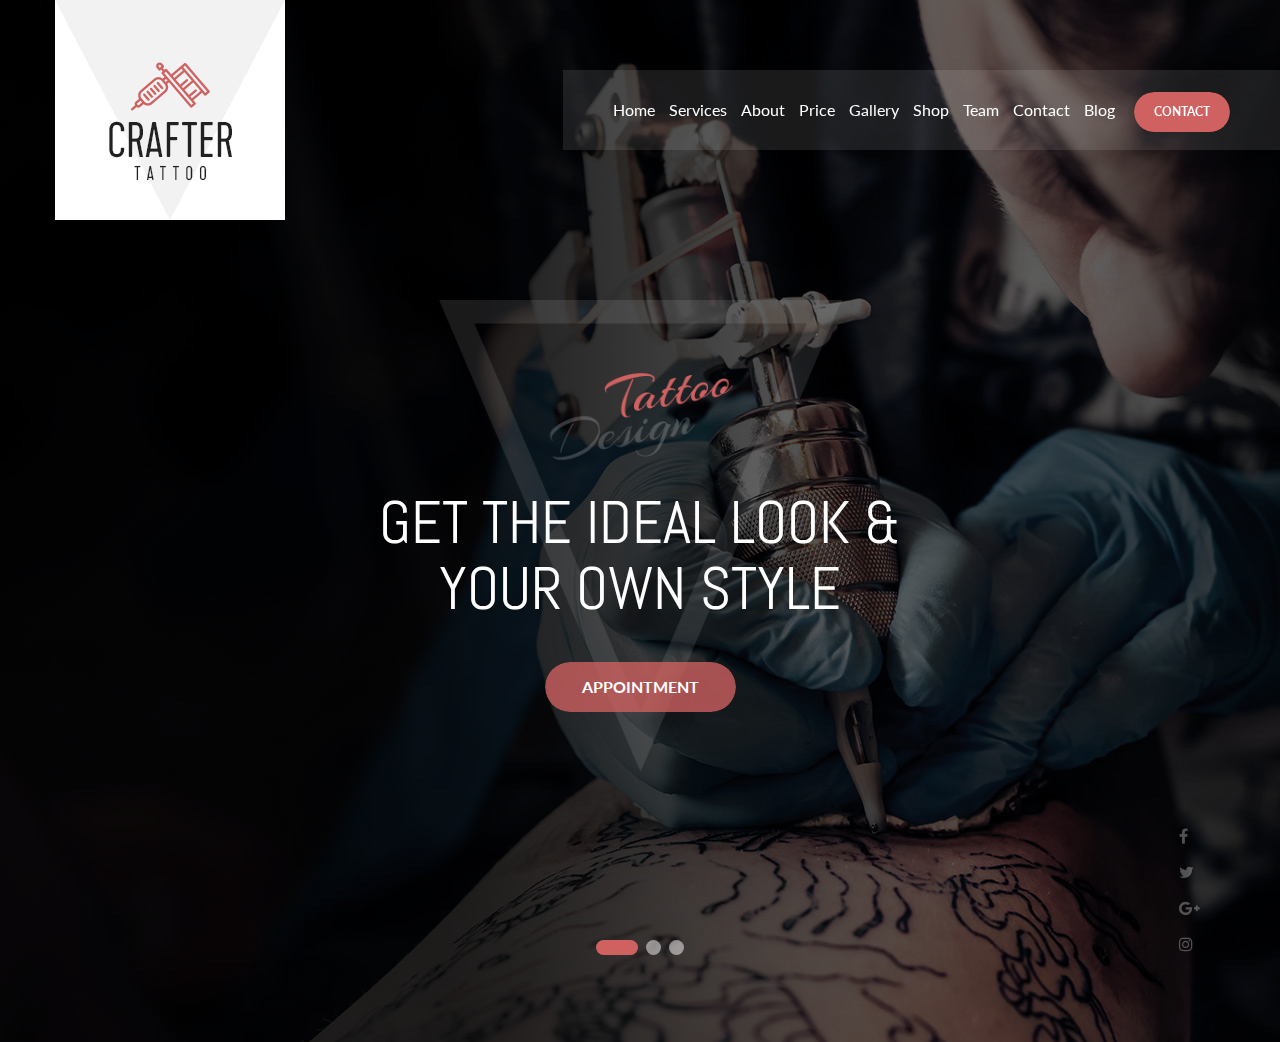
<file: 0.header.html>
<!DOCTYPE html>
<html lang="en">

<head>
  <meta charset="utf-8">
  <meta http-equiv="X-UA-Compatible" content="IE=edge">
  <meta name="viewport" content="width=device-width, initial-scale=1">
  <!-- The above 3 meta tags *must* come first in the head; any other head content must come *after* these tags -->
  <title>Bootstrap 101 Template</title>

  <!-- Bootstrap -->
  <link rel="stylesheet" href="https://maxcdn.bootstrapcdn.com/bootstrap/3.3.7/css/bootstrap.min.css" integrity="sha384-BVYiiSIFeK1dGmJRAkycuHAHRg32OmUcww7on3RYdg4Va+PmSTsz/K68vbdEjh4u"
    crossorigin="anonymous">
  <!--font awesome-->
  <link rel="stylesheet" href="https://cdnjs.cloudflare.com/ajax/libs/font-awesome/4.7.0/css/font-awesome.min.css" />
  <!--Animate.css -->
  <link rel="stylesheet" href="https://cdnjs.cloudflare.com/ajax/libs/animate.css/3.7.0/animate.min.css" />

  <link href="css/style.css" rel="stylesheet">
  <!-- <link href="css/responsive.css" rel="stylesheet"> -->

  <!-- HTML5 shim and Respond.js for IE8 support of HTML5 elements and media queries -->
  <!-- WARNING: Respond.js doesn't work if you view the page via file:// -->
  <!--[if lt IE 9]>
      <script src="https://oss.maxcdn.com/html5shiv/3.7.3/html5shiv.min.js"></script>
      <script src="https://oss.maxcdn.com/respond/1.4.2/respond.min.js"></script>
    <![endif]-->
</head>

<body>


  <div class="container-fulid">

    <div data-scroll="0" class="full_width">
      <header id="sticky">
        <div class="container-fluid">
          <div class="row">
            <div class="col-lg-3 col-md-3 col-sm-3 col-xs-12">
              <div class="logo">
                <a href="index.html"><img src="images/slider/logo.png" alt=""></a>
              </div>
            </div>
            <div class="col-lg-9 col-md-9 col-sm-9 col-xs-12">
              <div class="main-menu-tab text-right menu_scroll">
                <ul class="menu-buttons list-inline">

                  <li>
                    <ul class="list-inline my_navi">
                      <li><a href="0">Home</a></li>
                      <li><a href="1">services</a></li>
                      <li><a href="2">about</a></li>
                      <li><a href="3">price</a></li>
                      <li><a href="4">gallery</a></li>
                      <li><a href="5">shop</a></li>
                      <li><a href="6">team</a></li>
                      <li><a href="7">contact</a></li>
                      <li><a href="8">blog</a></li>
                    </ul>
                  </li>
                  <li><a href="7" class="btn2"><span>Contact</span></a></li>
                </ul>
              </div>
            </div>
          </div>
        </div>
        <!--Responsive Menu area-->
        <div class="rp_mobail_menu_main_wrapper visible-xs">
          <div class="row">
            <div class="col-xs-3">
              <div class="gc_logo">
                <a href="index.html"><img src="images/slider/logo.png" alt=""></a>
              </div>
            </div>
            <div class="col-xs-9">
              <div id="toggle">
                <svg xmlns="http://www.w3.org/2000/svg" xmlns:xlink="http://www.w3.org/1999/xlink" version="1.1" id="Capa_1"
                  x="0px" y="0px" viewBox="0 0 31.177 31.177" style="enable-background:new 0 0 31.177 31.177;"
                  xml:space="preserve" width="25px" height="25px">
                  <g>
                    <g>
                      <path class="menubar" d="M30.23,1.775H0.946c-0.489,0-0.887-0.398-0.887-0.888S0.457,0,0.946,0H30.23    c0.49,0,0.888,0.398,0.888,0.888S30.72,1.775,30.23,1.775z"
                        fill="#ffffff"></path>
                    </g>
                    <g>
                      <path class="menubar" d="M30.23,9.126H12.069c-0.49,0-0.888-0.398-0.888-0.888c0-0.49,0.398-0.888,0.888-0.888H30.23    c0.49,0,0.888,0.397,0.888,0.888C31.118,8.729,30.72,9.126,30.23,9.126z"
                        fill="#ffffff"></path>
                    </g>
                    <g>
                      <path class="menubar" d="M30.23,16.477H0.946c-0.489,0-0.887-0.398-0.887-0.888c0-0.49,0.398-0.888,0.887-0.888H30.23    c0.49,0,0.888,0.397,0.888,0.888C31.118,16.079,30.72,16.477,30.23,16.477z"
                        fill="#ffffff"></path>
                    </g>
                    <g>
                      <path class="menubar" d="M30.23,23.826H12.069c-0.49,0-0.888-0.396-0.888-0.887c0-0.49,0.398-0.888,0.888-0.888H30.23    c0.49,0,0.888,0.397,0.888,0.888C31.118,23.43,30.72,23.826,30.23,23.826z"
                        fill="#ffffff"></path>
                    </g>
                    <g>
                      <path class="menubar" d="M30.23,31.177H0.946c-0.489,0-0.887-0.396-0.887-0.887c0-0.49,0.398-0.888,0.887-0.888H30.23    c0.49,0,0.888,0.398,0.888,0.888C31.118,30.78,30.72,31.177,30.23,31.177z"
                        fill="#ffffff"></path>
                    </g>
                  </g>
                </svg>
              </div>
            </div>
          </div>

          <div id="sidebar">
            <h1><a href="#">Crafter</a></h1>
            <div id="toggle_close">×</div>
            <div id="cssmenu" class="menu_scroll">
              <ul>
                <li><a href="0">Home</a></li>
                <li><a href="1">services</a></li>
                <li><a href="2">about</a></li>
                <li><a href="3">price</a></li>
                <li><a href="4">gallery</a></li>
                <li><a href="5">shop</a></li>
                <li><a href="6">team</a></li>
                <li><a href="7">contact</a></li>
                <li><a href="8">blog</a></li>
              </ul>
            </div>
          </div>
        </div>
        <!--Responsive Menu area End-->
      </header>
      <!--Header area end here-->

      <!--Slider area start here-->
      <section class="slider-area">
        <div id="carousel-example-generic" class="carousel slide" data-ride="carousel">
          <!-- Indicators -->
          <ol class="carousel-indicators">
            <li data-target="#carousel-example-generic" data-slide-to="0" class="active"></li>
            <li data-target="#carousel-example-generic" data-slide-to="1"></li>
            <li data-target="#carousel-example-generic" data-slide-to="2"></li>
          </ol>
          <div class="carousel-inner" role="listbox">
            <div class="item active">
              <div class="carousel-captions caption-1">
                <div class="container">
                  <div class="row">
                    <div class="slider-content">
                      <div class="content">
                        <h2 class="wow animated fadeInDown" data-wow-duration="1.5s">Get The Ideal Look &amp; <br>Your
                          Own Style</h2>
                        <a href="#" class="btn1 wow animated fadeInUp" data-wow-duration="1.5s"><span>appointment</span></a>
                      </div>
                    </div>
                  </div>
                </div>
              </div>
            </div>
            <div class="item">
              <div class="carousel-captions caption-2">
                <div class="container">
                  <div class="row">
                    <div class="slider-content">
                      <div class="content">
                        <h2 class="wow animated fadeInDown" data-wow-duration="1.5s">Get The Ideal Look &amp; <br>Your
                          Own Style</h2>
                        <a href="#" class="btn1 wow animated fadeInUp" data-wow-duration="1.5s"><span>appointment</span></a>
                      </div>
                    </div>
                  </div>
                </div>
              </div>
            </div>
            <div class="item">
              <div class="carousel-captions caption-3">
                <div class="container">
                  <div class="row">
                    <div class="slider-content">
                      <div class="content">
                        <h2 class="wow animated fadeInDown" data-wow-duration="1.5s">Get The Ideal Look &amp; <br>Your
                          Own Style</h2>
                        <a href="#" class="btn1 wow animated fadeInUp" data-wow-duration="1.5s"><span>appointment</span></a>
                      </div>
                    </div>
                  </div>
                </div>
              </div>
            </div>
          </div>
          <ul class="slider-social">
            <li><a href="#"><i class="fa fa-facebook"></i></a></li>
            <li><a href="#"><i class="fa fa-twitter"></i></a></li>
            <li><a href="#"><i class="fa fa-google-plus"></i></a></li>
            <li><a href="#"><i class="fa fa-instagram"></i></a></li>
          </ul>
        </div>
      </section>
      <!--Slider area end here-->
    </div>

  </div>







  <!-- jQuery (necessary for Bootstrap's JavaScript plugins) -->
  <script src="https://ajax.googleapis.com/ajax/libs/jquery/1.12.4/jquery.min.js"></script>
  <!-- Include all compiled plugins (below), or include individual files as needed -->
  <script src="https://maxcdn.bootstrapcdn.com/bootstrap/3.3.7/js/bootstrap.min.js" integrity="sha384-Tc5IQib027qvyjSMfHjOMaLkfuWVxZxUPnCJA7l2mCWNIpG9mGCD8wGNIcPD7Txa"
    crossorigin="anonymous"></script>
  <script src="https://cdnjs.cloudflare.com/ajax/libs/wow/1.1.2/wow.min.js"></script>
  <script>
    new WOW().init();
  </script>

  <script>

    (function ($) {

      $(window).on('scroll', function () {
        if ($(window).scrollTop() > 750) {
          $('#sticky').addClass('sticky');
        } else {
          $('#sticky').removeClass('sticky');
        }
      });

      	
			/*--- Responsive Menu Start ----*/

$("#toggle").on("click", function(){
  var w = $('#sidebar').width();
  var pos = $('#sidebar').offset().left;
 
  if(pos == 0){
  $("#sidebar").animate({"left": -w}, "slow");
  }
  else
  {
  $("#sidebar").animate({"left": "0"}, "slow");
  }
  
});

$("#toggle_close").on("click", function(){
  var w = $('#sidebar').width();
  var pos = $('#sidebar').offset().left;
 
  if(pos == 0){
  $("#sidebar").animate({"left": -w}, "slow");
  }
  else
  {
  $("#sidebar").animate({"left": "0"}, "slow");
  }
  
});


    })(jQuery); 
  </script>

</body>

</html>
</file>
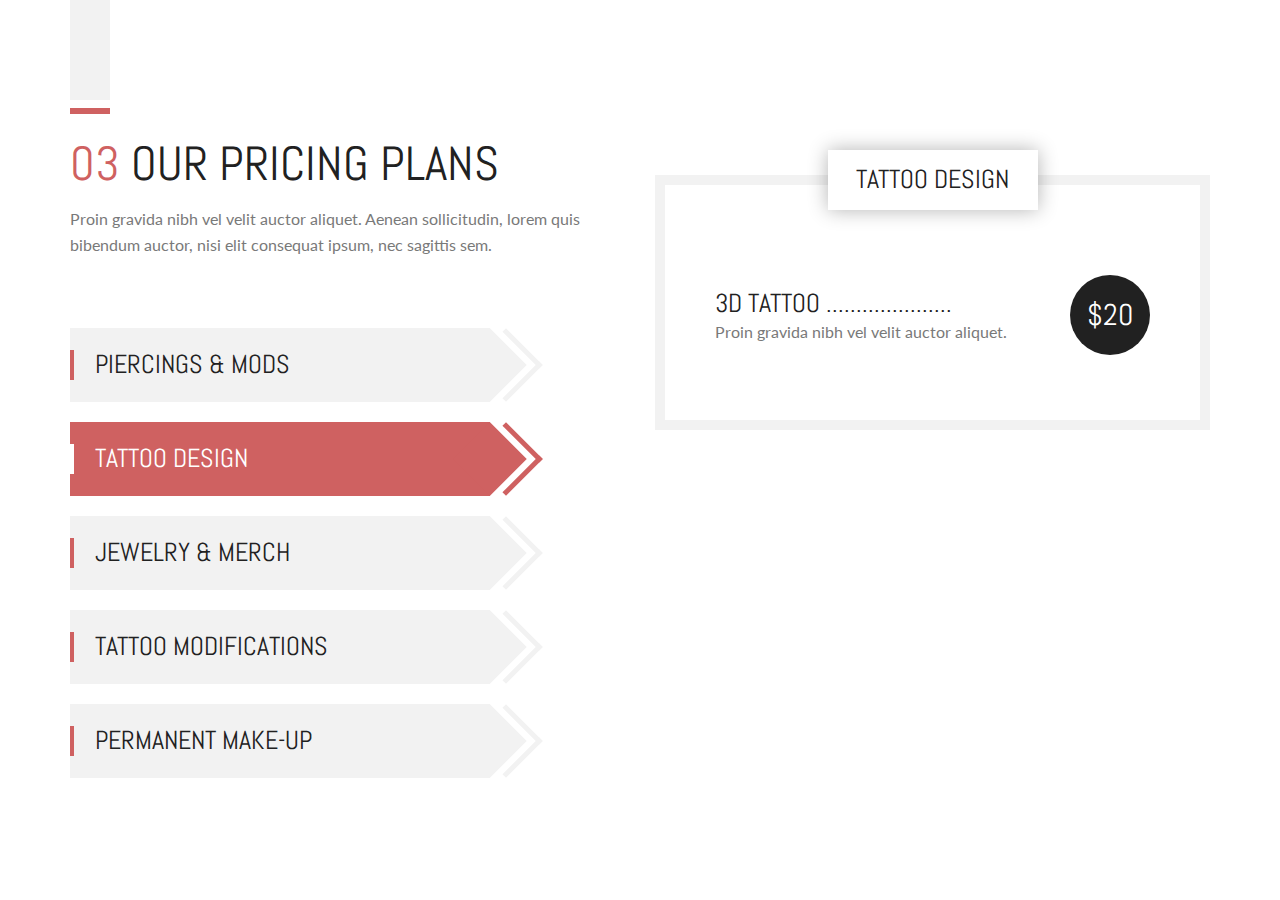
<file: 1.pricing-plan.html>
<!DOCTYPE html>
<html lang="en">
  <head>
    <meta charset="utf-8">
    <meta http-equiv="X-UA-Compatible" content="IE=edge">
    <meta name="viewport" content="width=device-width, initial-scale=1">
    <!-- The above 3 meta tags *must* come first in the head; any other head content must come *after* these tags -->
    <title>Bootstrap 101 Template</title>

    <!-- Bootstrap -->
    <link rel="stylesheet" href="https://maxcdn.bootstrapcdn.com/bootstrap/3.3.7/css/bootstrap.min.css" integrity="sha384-BVYiiSIFeK1dGmJRAkycuHAHRg32OmUcww7on3RYdg4Va+PmSTsz/K68vbdEjh4u" crossorigin="anonymous">
    <!--font awesome-->
    <link rel="stylesheet" href="https://cdnjs.cloudflare.com/ajax/libs/font-awesome/4.7.0/css/font-awesome.min.css" />
    
     <!--Animate.css -->
    <link rel="stylesheet" href="https://cdnjs.cloudflare.com/ajax/libs/animate.css/3.7.0/animate.min.css" />
    <link href="css/style.css" rel="stylesheet">

    <!-- HTML5 shim and Respond.js for IE8 support of HTML5 elements and media queries -->
    <!-- WARNING: Respond.js doesn't work if you view the page via file:// -->
    <!--[if lt IE 9]>
      <script src="https://oss.maxcdn.com/html5shiv/3.7.3/html5shiv.min.js"></script>
      <script src="https://oss.maxcdn.com/respond/1.4.2/respond.min.js"></script>
    <![endif]-->
  </head>
  <body>
   
      
      
      <section class="price-plan-area section">
            <div class="container">
                <div class="row">
                    <div class="col-lg-6 col-md-12 col-sm-12 col-xs-12">
                        <div class="section-heading-three">
                            <h2><span>03</span> Our Pricing Plans</h2>
                            <p>Proin gravida nibh vel velit auctor aliquet. Aenean sollicitudin, lorem quis bibendum auctor, nisi elit consequat ipsum, nec sagittis sem.</p>
                        </div>
                        <div class="plan-nav">
                            <ul role="tablist">
                                <li role="presentation" class="wow  fadeIn animated" data-wow-duration="1s" style="visibility: visible; animation-duration: 1s; animation-name: fadeIn;"><a href="#Mods" role="tab" data-toggle="tab" aria-expanded="false">Piercings &amp; Mods</a></li>
                                <li role="presentation" class="wow  fadeIn animated active" data-wow-duration="1.5s" style="visibility: visible; animation-duration: 1.5s; animation-name: fadeIn;"><a href="#Design" role="tab" data-toggle="tab" aria-expanded="true">Tattoo Design</a></li>
                                <li role="presentation" class="wow  fadeIn animated" data-wow-duration="1.5s" style="visibility: visible; animation-duration: 1.5s; animation-name: fadeIn;"><a href="#Merch" role="tab" data-toggle="tab">Jewelry &amp; Merch</a></li>
                                <li role="presentation" class="wow  fadeIn animated" data-wow-duration="1.5s" style="visibility: visible; animation-duration: 1.5s; animation-name: fadeIn;"><a href="#modifications" role="tab" data-toggle="tab">Tattoo modifications</a></li>
                                <li role="presentation" class="wow  fadeIn animated" data-wow-duration="1.5s" style="visibility: visible; animation-duration: 1.5s; animation-name: fadeIn;"><a href="#Permanent" role="tab" data-toggle="tab">Permanent Make-Up</a></li>
                            </ul>
                        </div>
                    </div>
                    <div class="col-lg-6 col-md-12 col-sm-12 col-xs-12">
                        <div class="plan-content">
                            <div class="tab-content">
                                <div role="tabpanel" class="tab-pane" id="Mods">
                                    <div class="form-head">Tattoo Design</div>
                                    <div class="price-list">
                                        <div class="con">
                                            <h3>Tribal Tattoos .....................</h3>
                                            <p>Proin gravida nibh vel velit auctor aliquet.</p>
                                        </div>
                                        <div class="price">
                                            <span>$20</span>
                                        </div>
                                    </div>
                                    <div class="price-list">
                                        <div class="con">
                                            <h3>Religious Tattoos .................</h3>
                                            <p>Proin gravida nibh vel velit auctor aliquet.</p>
                                        </div>
                                        <div class="price">
                                            <span>$55</span>
                                        </div>
                                    </div>
                                    <div class="price-list">
                                        <div class="con">
                                            <h3>Stonework Style ..................</h3>
                                            <p>Proin gravida nibh vel velit auctor aliquet.</p>
                                        </div>
                                        <div class="price">
                                            <span>$59</span>
                                        </div>
                                    </div>
                                    <div class="price-list">
                                        <div class="con">
                                            <h3>Cartoon Tattoos...................</h3>
                                            <p>Proin gravida nibh vel velit auctor aliquet.</p>
                                        </div>
                                        <div class="price">
                                            <span>$39</span>
                                        </div>
                                    </div>
                                    <div class="price-list">
                                        <div class="con">
                                            <h3>Lettering &amp; Ambigrams .......</h3>
                                            <p>Proin gravida nibh vel velit auctor aliquet.</p>
                                        </div>
                                        <div class="price">
                                            <span>$99</span>
                                        </div>
                                    </div>
                                </div>
                                <div role="tabpanel" class="tab-pane active" id="Design">
                                    <div class="form-head">Tattoo Design</div>
                                    <div class="price-list">
                                        <div class="con">
                                            <h3>3d Tattoo .....................</h3>
                                            <p>Proin gravida nibh vel velit auctor aliquet.</p>
                                        </div>
                                        <div class="price">
                                            <span>$20</span>
                                        </div>
                                    </div>
                                </div>
                                <div role="tabpanel" class="tab-pane" id="Merch">
                                    <div class="form-head">Tattoo Design</div>
                                    <div class="price-list">
                                        <div class="con">
                                            <h3>Back Ink.....................</h3>
                                            <p>Proin gravida nibh vel velit auctor aliquet.</p>
                                        </div>
                                        <div class="price">
                                            <span>$20</span>
                                        </div>
                                    </div>
                                    <div class="price-list">
                                        <div class="con">
                                            <h3>Hand Tattoo.....................</h3>
                                            <p>Proin gravida nibh vel velit auctor aliquet.</p>
                                        </div>
                                        <div class="price">
                                            <span>$20</span>
                                        </div>
                                    </div>
                                    <div class="price-list">
                                        <div class="con">
                                            <h3>Skin Art .....................</h3>
                                            <p>Proin gravida nibh vel velit auctor aliquet.</p>
                                        </div>
                                        <div class="price">
                                            <span>$20</span>
                                        </div>
                                    </div>
                                </div>
                                <div role="tabpanel" class="tab-pane" id="modifications">
                                    <div class="form-head">Tattoo Design</div>
                                    <div class="price-list">
                                        <div class="con">
                                            <h3>Arm Tattoo .....................</h3>
                                            <p>Proin gravida nibh vel velit auctor aliquet.</p>
                                        </div>
                                        <div class="price">
                                            <span>$20</span>
                                        </div>
                                    </div>
                                    <div class="price-list">
                                        <div class="con">
                                            <h3>Foot Tattoo .....................</h3>
                                            <p>Proin gravida nibh vel velit auctor aliquet.</p>
                                        </div>
                                        <div class="price">
                                            <span>$20</span>
                                        </div>
                                    </div>
                                    <div class="price-list">
                                        <div class="con">
                                            <h3>Back Tattoo .....................</h3>
                                            <p>Proin gravida nibh vel velit auctor aliquet.</p>
                                        </div>
                                        <div class="price">
                                            <span>$20</span>
                                        </div>
                                    </div>
                                    <div class="price-list">
                                        <div class="con">
                                            <h3>Realism Tattoo.....................</h3>
                                            <p>Proin gravida nibh vel velit auctor aliquet.</p>
                                        </div>
                                        <div class="price">
                                            <span>$20</span>
                                        </div>
                                    </div>
                                    <div class="price-list">
                                        <div class="con">
                                            <h3> LEG TATTOOS.....................</h3>
                                            <p>Proin gravida nibh vel velit auctor aliquet.</p>
                                        </div>
                                        <div class="price">
                                            <span>$20</span>
                                        </div>
                                    </div>
                                </div>
                                <div role="tabpanel" class="tab-pane" id="Permanent">
                                    <div class="form-head">Tattoo Design</div>
                                    <div class="price-list">
                                        <div class="con">
                                            <h3>Body Tattoos .....................</h3>
                                            <p>Proin gravida nibh vel velit auctor aliquet.</p>
                                        </div>
                                        <div class="price">
                                            <span>$20</span>
                                        </div>
                                    </div>
                                    <div class="price-list">
                                        <div class="con">
                                            <h3>Flower Tattos .....................</h3>
                                            <p>Proin gravida nibh vel velit auctor aliquet.</p>
                                        </div>
                                        <div class="price">
                                            <span>$20</span>
                                        </div>
                                    </div>
                                    <div class="price-list">
                                        <div class="con">
                                            <h3>Godesh Tattoos .....................</h3>
                                            <p>Proin gravida nibh vel velit auctor aliquet.</p>
                                        </div>
                                        <div class="price">
                                            <span>$20</span>
                                        </div>
                                    </div>
                                    <div class="price-list">
                                        <div class="con">
                                            <h3>Scar Tattoos .....................</h3>
                                            <p>Proin gravida nibh vel velit auctor aliquet.</p>
                                        </div>
                                        <div class="price">
                                            <span>$20</span>
                                        </div>
                                    </div>
                                    <div class="price-list">
                                        <div class="con">
                                            <h3>Eyebrow Tattoo .....................</h3>
                                            <p>Proin gravida nibh vel velit auctor aliquet.</p>
                                        </div>
                                        <div class="price">
                                            <span>$20</span>
                                        </div>
                                    </div>
                                </div>
                            </div>
                        </div>
                    </div>
                </div>
            </div>
        </section>







    
        

    <!-- jQuery (necessary for Bootstrap's JavaScript plugins) -->
    <script src="https://ajax.googleapis.com/ajax/libs/jquery/1.12.4/jquery.min.js"></script>
    <!-- Include all compiled plugins (below), or include individual files as needed -->
    <script src="https://maxcdn.bootstrapcdn.com/bootstrap/3.3.7/js/bootstrap.min.js" integrity="sha384-Tc5IQib027qvyjSMfHjOMaLkfuWVxZxUPnCJA7l2mCWNIpG9mGCD8wGNIcPD7Txa" crossorigin="anonymous"></script>
    <script src="https://cdnjs.cloudflare.com/ajax/libs/wow/1.1.2/wow.min.js"></script>
     <script>
              new WOW().init();
    </script>
     
  </body>
</html>
</file>
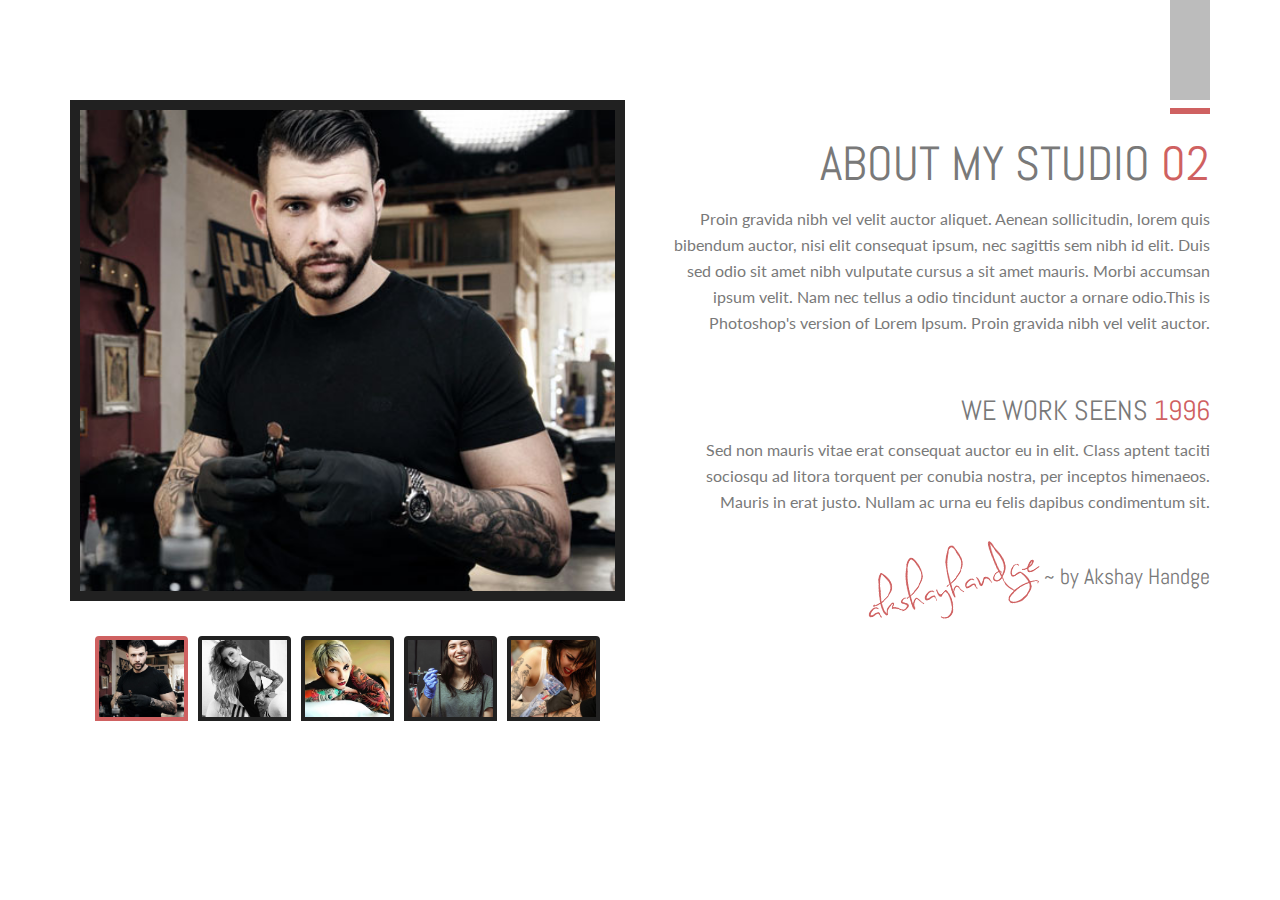
<file: 2.about-area.html>
<!DOCTYPE html>
<html lang="en">
  <head>
    <meta charset="utf-8">
    <meta http-equiv="X-UA-Compatible" content="IE=edge">
    <meta name="viewport" content="width=device-width, initial-scale=1">
    <!-- The above 3 meta tags *must* come first in the head; any other head content must come *after* these tags -->
    <title>Bootstrap 101 Template</title>

    <!-- Bootstrap -->
    <link rel="stylesheet" href="https://maxcdn.bootstrapcdn.com/bootstrap/3.3.7/css/bootstrap.min.css" integrity="sha384-BVYiiSIFeK1dGmJRAkycuHAHRg32OmUcww7on3RYdg4Va+PmSTsz/K68vbdEjh4u" crossorigin="anonymous">
    <link rel="stylesheet" href="https://cdnjs.cloudflare.com/ajax/libs/font-awesome/4.7.0/css/font-awesome.min.css" />
    
    
    <link href="css/style.css" rel="stylesheet">

    <!-- HTML5 shim and Respond.js for IE8 support of HTML5 elements and media queries -->
    <!-- WARNING: Respond.js doesn't work if you view the page via file:// -->
    <!--[if lt IE 9]>
      <script src="https://oss.maxcdn.com/html5shiv/3.7.3/html5shiv.min.js"></script>
      <script src="https://oss.maxcdn.com/respond/1.4.2/respond.min.js"></script>
    <![endif]-->
  </head>
  <body>
   
      
      
      
      
<section class="about-area bg-img section jarallax af" data-jarallax-original-styles="null" style="z-index: 0; background-image: none; background-attachment: scroll; background-size: auto;">
            <div class="container">
                <div class="row">
                    <div class="about-img col-lg-6 col-md-6 col-sm-12 col-xs-12">
                        <div class="about-pic tab-content">
                            <div class="tab-pane active" id="pic-1"><img src="images/about/1.jpg" alt=""></div>
                            <div class="tab-pane" id="pic-2"><img src="images/about/2.jpg" alt=""></div>
                            <div class="tab-pane" id="pic-3"><img src="images/about/3.jpg" alt=""></div>
                            <div class="tab-pane" id="pic-4"><img src="images/about/4.jpg" alt=""></div>
                            <div class="tab-pane" id="pic-5"><img src="images/about/5.jpg" alt=""></div>
                        </div>
                        <ul class="about-thumbnail list-inline nav nav-tabs">
                            <li class="active"><a data-target="#pic-1" data-toggle="tab" aria-expanded="true"><img src="images/about/1.jpg" alt=""></a></li>
                            <li class=""><a data-target="#pic-2" data-toggle="tab" aria-expanded="false"><img src="images/about/2.jpg" alt=""></a></li>
                            <li class=""><a data-target="#pic-3" data-toggle="tab" aria-expanded="false"><img src="images/about/3.jpg" alt=""></a></li>
                            <li class=""><a data-target="#pic-4" data-toggle="tab" aria-expanded="false"><img src="images/about/4.jpg" alt=""></a></li>
                            <li class=""><a data-target="#pic-5" data-toggle="tab" aria-expanded="false"><img src="images/about/5.jpg" alt=""></a></li>
                        </ul>
                    </div>
                    <div class="col-lg-6 col-md-6 col-sm-12 col-xs-12">
                        <div class="about-con text-right">
                            <div class="section-heading-five">
                                <h2>About My Studio <span>02</span></h2>
                                <p>Proin gravida nibh vel velit auctor aliquet. Aenean sollicitudin, lorem quis bibendum auctor, nisi elit consequat ipsum, nec sagittis sem nibh id elit. Duis sed odio sit amet nibh vulputate cursus a sit amet mauris. Morbi
                                    accumsan ipsum velit. Nam nec tellus a odio tincidunt auctor a ornare odio.This is Photoshop's version of Lorem Ipsum. Proin gravida nibh vel velit auctor.</p>
                            </div>
                            <div class="con">
                                <h3>We Work Seens <span>1996</span></h3>
                                <p>Sed non mauris vitae erat consequat auctor eu in elit. Class aptent taciti sociosqu ad litora torquent per conubia nostra, per inceptos himenaeos. Mauris in erat justo. Nullam ac urna eu felis dapibus condimentum sit.</p>
                                <img src="images/about/1.png" alt="">
                                <a href="#">~ by Akshay Handge</a>
                            </div>
                        </div>
                    </div>
                </div>
            </div>
            
     </section>
      
      
      
      

    <!-- jQuery (necessary for Bootstrap's JavaScript plugins) -->
    <script src="https://ajax.googleapis.com/ajax/libs/jquery/1.12.4/jquery.min.js"></script>
    <!-- Include all compiled plugins (below), or include individual files as needed -->
    <script src="https://maxcdn.bootstrapcdn.com/bootstrap/3.3.7/js/bootstrap.min.js" integrity="sha384-Tc5IQib027qvyjSMfHjOMaLkfuWVxZxUPnCJA7l2mCWNIpG9mGCD8wGNIcPD7Txa" crossorigin="anonymous"></script>
     
  </body>
</html>
</file>
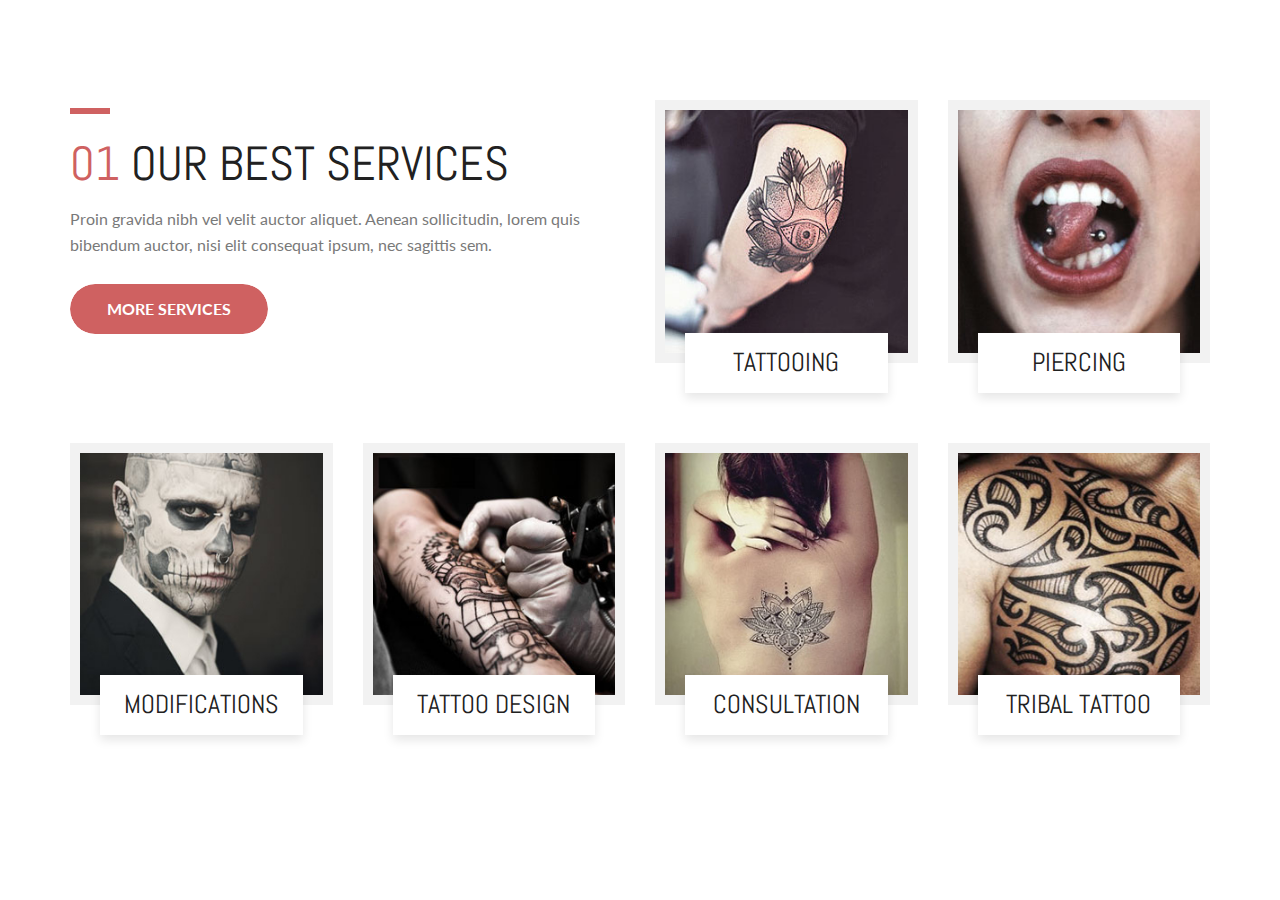
<file: 3.best-service.html>
<!DOCTYPE html>
<html lang="en">
  <head>
    <meta charset="utf-8">
    <meta http-equiv="X-UA-Compatible" content="IE=edge">
    <meta name="viewport" content="width=device-width, initial-scale=1">
    <!-- The above 3 meta tags *must* come first in the head; any other head content must come *after* these tags -->
    <title>Bootstrap 101 Template</title>

    <!-- Bootstrap -->
    <link rel="stylesheet" href="https://maxcdn.bootstrapcdn.com/bootstrap/3.3.7/css/bootstrap.min.css" integrity="sha384-BVYiiSIFeK1dGmJRAkycuHAHRg32OmUcww7on3RYdg4Va+PmSTsz/K68vbdEjh4u" crossorigin="anonymous">
    <!--font awesome-->
    <link rel="stylesheet" href="https://cdnjs.cloudflare.com/ajax/libs/font-awesome/4.7.0/css/font-awesome.min.css" />
    <!--Animate.css -->
    <link rel="stylesheet" href="https://cdnjs.cloudflare.com/ajax/libs/animate.css/3.7.0/animate.min.css" />
    
    <link href="css/style.css" rel="stylesheet">

    <!-- HTML5 shim and Respond.js for IE8 support of HTML5 elements and media queries -->
    <!-- WARNING: Respond.js doesn't work if you view the page via file:// -->
    <!--[if lt IE 9]>
      <script src="https://oss.maxcdn.com/html5shiv/3.7.3/html5shiv.min.js"></script>
      <script src="https://oss.maxcdn.com/respond/1.4.2/respond.min.js"></script>
    <![endif]-->
  </head>
  <body>
   
      
    

<section class="services-area section2">
            <div class="container">
                <div class="row">
                    <div class="col-lg-12 col-md-12 col-sm-12 col-xs-12 pd-0">
                        <div class="col-lg-6 col-md-12 col-sm-12 col-xs-12">
                            <div class="section-heading-one">
                                <h2><span>01</span> Our Best Services</h2>
                                <p>Proin gravida nibh vel velit auctor aliquet. Aenean sollicitudin, lorem quis bibendum auctor, nisi elit consequat ipsum, nec sagittis sem.</p>
                                <a href="#" class="btn2"><span>More Services</span></a>
                            </div>
                        </div>
                        <div class="col-lg-6 col-md-12 col-sm-12 col-xs-12 pd-0">
                            <div class="col-lg-6 col-md-6 col-sm-6 col-xs-12">
                                <div class="service-list wow  fadeIn animated" data-wow-duration="0.5s" style="visibility: visible; animation-duration: 0.5s; animation-name: fadeIn;">
                                    <figure>
                                        <img src="images/services/1.jpg" alt="">
                                        <a href="#">Tattooing</a>
                                    </figure>
                                </div>
                            </div>
                            <div class="col-lg-6 col-md-6 col-sm-6 col-xs-12">
                                <div class="service-list wow  fadeIn animated" data-wow-duration="1s" style="visibility: visible; animation-duration: 1s; animation-name: fadeIn;">
                                    <figure>
                                        <img src="images/services/2.jpg" alt="">
                                        <a href="#">Piercing</a>
                                    </figure>
                                </div>
                            </div>
                        </div>
                    </div>
                </div>
                <div class="row">
                    <div class="col-lg-12 col-md-12 col-sm-12 col-xs-12 pd-0">
                        <div class="col-lg-3 col-md-6 col-sm-6 col-xs-12">
                            <div class="service-list wow  fadeIn animated" data-wow-duration="0.5s" style="visibility: visible; animation-duration: 0.5s; animation-name: fadeIn;">
                                <figure>
                                    <img src="images/services/3.jpg" alt="">
                                    <a href="#">modifications</a>
                                </figure>
                            </div>
                        </div>
                        <div class="col-lg-3 col-md-6 col-sm-6 col-xs-12">
                            <div class="service-list wow  fadeIn animated" data-wow-duration="1s" style="visibility: visible; animation-duration: 1s; animation-name: fadeIn;">
                                <figure>
                                    <img src="images/services/4.jpg" alt="">
                                    <a href="#">Tattoo Design</a>
                                </figure>
                            </div>
                        </div>
                        <div class="col-lg-3 col-md-6 col-sm-6 col-xs-12">
                            <div class="service-list wow  fadeIn animated" data-wow-duration="1.5s" style="visibility: visible; animation-duration: 1.5s; animation-name: fadeIn;">
                                <figure>
                                    <img src="images/services/5.jpg" alt="">
                                    <a href="#">consultation</a>
                                </figure>
                            </div>
                        </div>
                        <div class="col-lg-3 col-md-6 col-sm-6 col-xs-12">
                            <div class="service-list wow  fadeIn animated" data-wow-duration="2s" style="visibility: visible; animation-duration: 2s; animation-name: fadeIn;">
                                <figure>
                                    <img src="images/services/6.jpg" alt="">
                                    <a href="#">Tribal Tattoo</a>
                                </figure>
                            </div>
                        </div>
                    </div>
                </div>
            </div>
        </section>








    
        

    <!-- jQuery (necessary for Bootstrap's JavaScript plugins) -->
    <script src="https://ajax.googleapis.com/ajax/libs/jquery/1.12.4/jquery.min.js"></script>
    <!-- Include all compiled plugins (below), or include individual files as needed -->
    <script src="https://maxcdn.bootstrapcdn.com/bootstrap/3.3.7/js/bootstrap.min.js" integrity="sha384-Tc5IQib027qvyjSMfHjOMaLkfuWVxZxUPnCJA7l2mCWNIpG9mGCD8wGNIcPD7Txa" crossorigin="anonymous"></script>
    <script src="https://cdnjs.cloudflare.com/ajax/libs/wow/1.1.2/wow.min.js"></script>
     <script>
              new WOW().init();
    </script>
     
  </body>
</html>
</file>
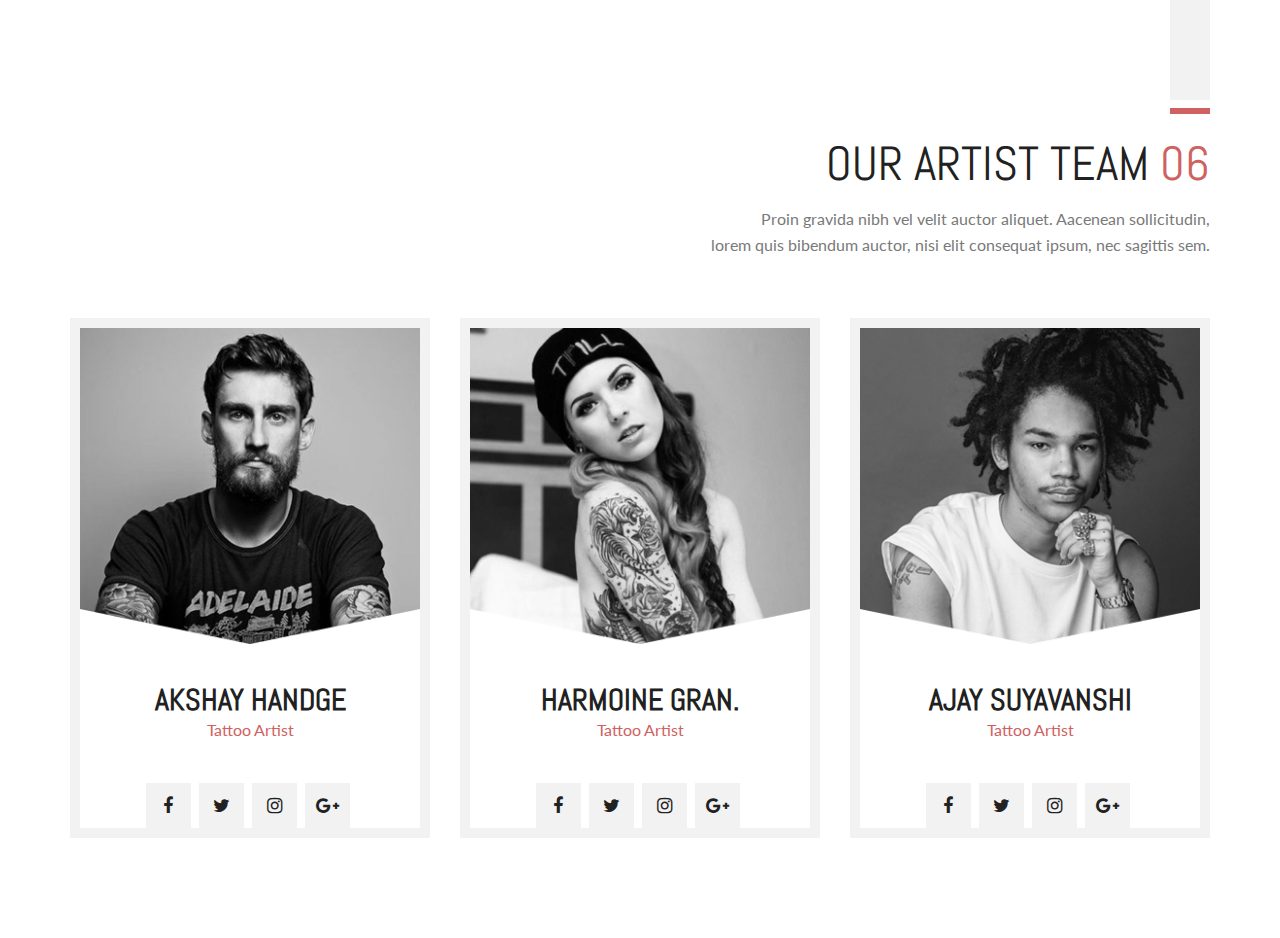
<file: 4.team-area.html>
<!DOCTYPE html>
<html lang="en">
  <head>
    <meta charset="utf-8">
    <meta http-equiv="X-UA-Compatible" content="IE=edge">
    <meta name="viewport" content="width=device-width, initial-scale=1">
    <!-- The above 3 meta tags *must* come first in the head; any other head content must come *after* these tags -->
    <title>Bootstrap 101 Template</title>

    <!-- Bootstrap -->
    <link rel="stylesheet" href="https://maxcdn.bootstrapcdn.com/bootstrap/3.3.7/css/bootstrap.min.css" integrity="sha384-BVYiiSIFeK1dGmJRAkycuHAHRg32OmUcww7on3RYdg4Va+PmSTsz/K68vbdEjh4u" crossorigin="anonymous">
    <!--font awesome-->
    <link rel="stylesheet" href="https://cdnjs.cloudflare.com/ajax/libs/font-awesome/4.7.0/css/font-awesome.min.css" />
    <!--Animate.css -->
    <link rel="stylesheet" href="https://cdnjs.cloudflare.com/ajax/libs/animate.css/3.7.0/animate.min.css" />
    
    <link href="css/style.css" rel="stylesheet">

    <!-- HTML5 shim and Respond.js for IE8 support of HTML5 elements and media queries -->
    <!-- WARNING: Respond.js doesn't work if you view the page via file:// -->
    <!--[if lt IE 9]>
      <script src="https://oss.maxcdn.com/html5shiv/3.7.3/html5shiv.min.js"></script>
      <script src="https://oss.maxcdn.com/respond/1.4.2/respond.min.js"></script>
    <![endif]-->
  </head>
  <body>
   
      
 




<section class="team-area section3">
            <div class="container">
                <div class="row">
                    <div class="col-lg-12 col-md-12 col-sm-12 col-xs-12">
                        <div class="section-heading-two">
                            <h2>Our Artist Team <span>06</span></h2>
                            <p>Proin gravida nibh vel velit auctor aliquet. Aacenean sollicitudin,<br> lorem quis bibendum auctor, nisi elit consequat ipsum, nec sagittis sem.</p>
                        </div>
                    </div>
                </div>
                <div class="row">
                    <div class="col-lg-4 col-md-4 col-sm-12 col-xs-12">
                        <div class="team-list">
                            <figure>
                                <img src="images/team/1.png" alt="">
                                <div class="content">
                                    <h3>Akshay Handge</h3>
                                    <span>Tattoo Artist</span>
                                    <ul class="list-inline">
                                        <li><a href="#"><i class="fa fa-facebook"></i></a></li>
                                        <li><a href="#"><i class="fa fa-twitter"></i></a></li>
                                        <li><a href="#"><i class="fa fa-instagram"></i></a></li>
                                        <li><a href="#"><i class="fa fa-google-plus"></i></a></li>
                                    </ul>
                                </div>
                            </figure>
                        </div>
                    </div>
                    <div class="col-lg-4 col-md-4 col-sm-12 col-xs-12">
                        <div class="team-list">
                            <figure>
                                <img src="images/team/2.png" alt="">
                                <div class="content">
                                    <h3>Harmoine Gran.</h3>
                                    <span>Tattoo Artist</span>
                                    <ul class="list-inline">
                                        <li><a href="#"><i class="fa fa-facebook"></i></a></li>
                                        <li><a href="#"><i class="fa fa-twitter"></i></a></li>
                                        <li><a href="#"><i class="fa fa-instagram"></i></a></li>
                                        <li><a href="#"><i class="fa fa-google-plus"></i></a></li>
                                    </ul>
                                </div>
                            </figure>
                        </div>
                    </div>
                    <div class="col-lg-4 col-md-4 col-sm-12 col-xs-12">
                        <div class="team-list">
                            <figure>
                                <img src="images/team/3.png" alt="">
                                <div class="content">
                                    <h3>Ajay Suyavanshi</h3>
                                    <span>Tattoo Artist</span>
                                    <ul class="list-inline">
                                        <li><a href="#"><i class="fa fa-facebook"></i></a></li>
                                        <li><a href="#"><i class="fa fa-twitter"></i></a></li>
                                        <li><a href="#"><i class="fa fa-instagram"></i></a></li>
                                        <li><a href="#"><i class="fa fa-google-plus"></i></a></li>
                                    </ul>
                                </div>
                            </figure>
                        </div>
                    </div>
                </div>
            </div>
        </section>








    
        

    <!-- jQuery (necessary for Bootstrap's JavaScript plugins) -->
    <script src="https://ajax.googleapis.com/ajax/libs/jquery/1.12.4/jquery.min.js"></script>
    <!-- Include all compiled plugins (below), or include individual files as needed -->
    <script src="https://maxcdn.bootstrapcdn.com/bootstrap/3.3.7/js/bootstrap.min.js" integrity="sha384-Tc5IQib027qvyjSMfHjOMaLkfuWVxZxUPnCJA7l2mCWNIpG9mGCD8wGNIcPD7Txa" crossorigin="anonymous"></script>
    <script src="https://cdnjs.cloudflare.com/ajax/libs/wow/1.1.2/wow.min.js"></script>
     <script>
              new WOW().init();
    </script>
     
  </body>
</html>
</file>
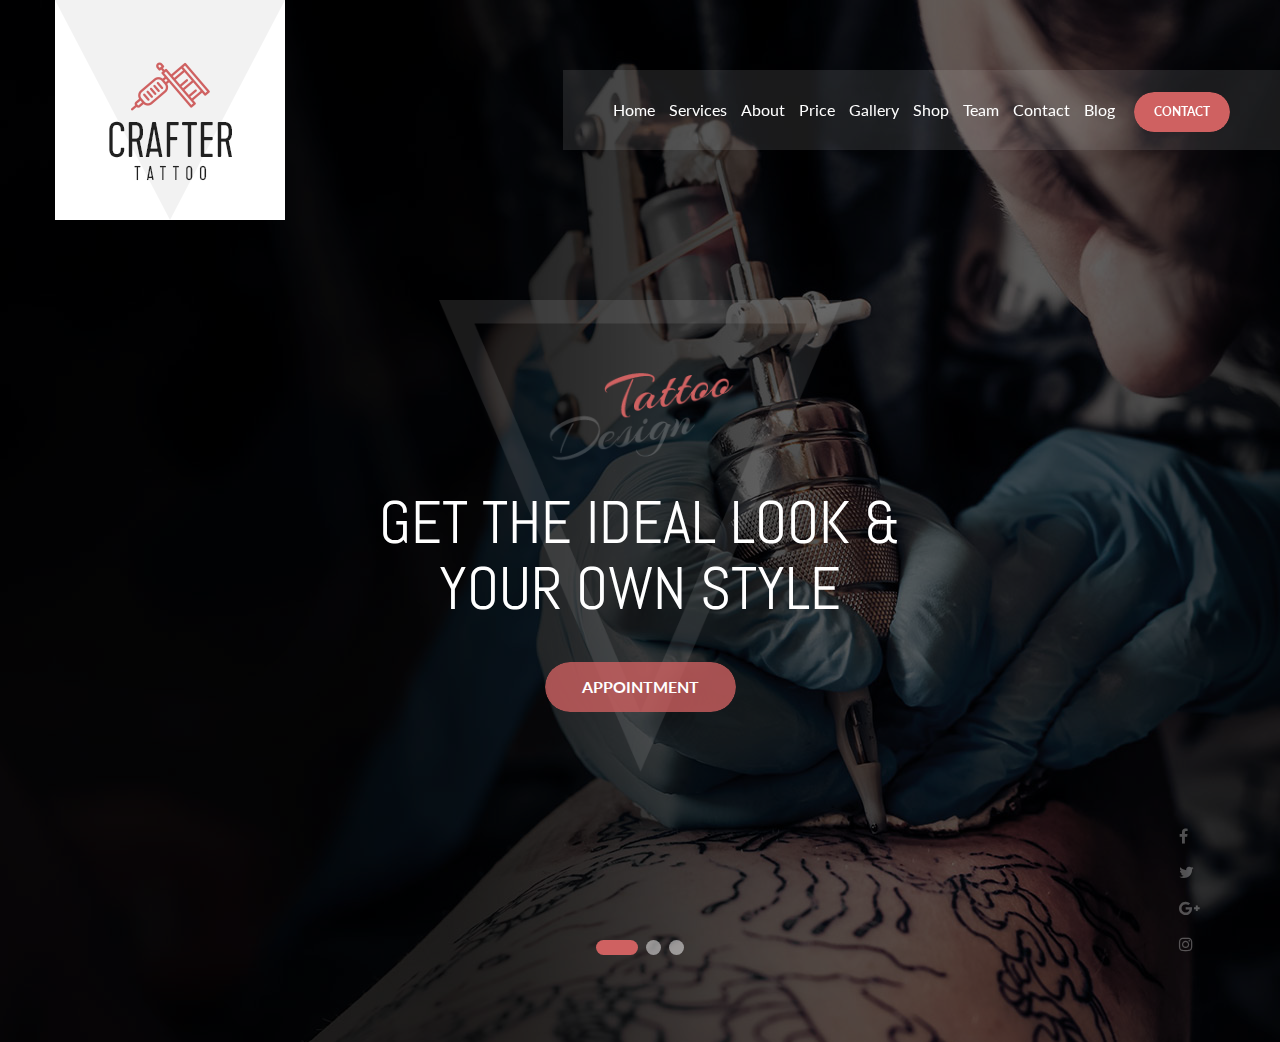
<file: default.2.html>
<!DOCTYPE html>
<html lang="en">

<head>
  <meta charset="utf-8">
  <meta http-equiv="X-UA-Compatible" content="IE=edge">
  <meta name="viewport" content="width=device-width, initial-scale=1">
  <!-- The above 3 meta tags *must* come first in the head; any other head content must come *after* these tags -->
  <title>Bootstrap 101 Template</title>

  <!-- Bootstrap -->
  <link rel="stylesheet" href="https://maxcdn.bootstrapcdn.com/bootstrap/3.3.7/css/bootstrap.min.css" integrity="sha384-BVYiiSIFeK1dGmJRAkycuHAHRg32OmUcww7on3RYdg4Va+PmSTsz/K68vbdEjh4u"
    crossorigin="anonymous">
  <!--font awesome-->
  <link rel="stylesheet" href="https://cdnjs.cloudflare.com/ajax/libs/font-awesome/4.7.0/css/font-awesome.min.css" />
  <!--Animate.css -->
  <link rel="stylesheet" href="https://cdnjs.cloudflare.com/ajax/libs/animate.css/3.7.0/animate.min.css" />

  <link href="css/style.css" rel="stylesheet">
  <link href="css/responsive.css" rel="stylesheet">

  <!-- HTML5 shim and Respond.js for IE8 support of HTML5 elements and media queries -->
  <!-- WARNING: Respond.js doesn't work if you view the page via file:// -->
  <!--[if lt IE 9]>
      <script src="https://oss.maxcdn.com/html5shiv/3.7.3/html5shiv.min.js"></script>
      <script src="https://oss.maxcdn.com/respond/1.4.2/respond.min.js"></script>
    <![endif]-->
</head>

<body>


  <div class="container-fulid">

    <div data-scroll="0" class="full_width">
      <header id="sticky">
        <div class="container-fluid">
          <div class="row">
            <div class="col-lg-3 col-md-3 col-sm-3 col-xs-12">
              <div class="logo">
                <a href="index.html"><img src="images/slider/logo.png" alt=""></a>
              </div>
            </div>
            <div class="col-lg-9 col-md-9 col-sm-9 col-xs-12">
              <div class="main-menu-tab text-right menu_scroll">
                <ul class="menu-buttons list-inline">

                  <li>
                    <ul class="list-inline my_navi">
                      <li><a href="0">Home</a></li>
                      <li><a href="1">services</a></li>
                      <li><a href="2">about</a></li>
                      <li><a href="3">price</a></li>
                      <li><a href="4">gallery</a></li>
                      <li><a href="5">shop</a></li>
                      <li><a href="6">team</a></li>
                      <li><a href="7">contact</a></li>
                      <li><a href="8">blog</a></li>
                    </ul>
                  </li>
                  <li><a href="7" class="btn2"><span>Contact</span></a></li>
                </ul>
              </div>
            </div>
          </div>
        </div>
        <!--Responsive Menu area-->
        <div class="rp_mobail_menu_main_wrapper visible-xs">
          <div class="row">
            <div class="col-xs-3">
              <div class="gc_logo">
                <a href="index.html"><img src="images/slider/logo.png" alt=""></a>
              </div>
            </div>
            <div class="col-xs-9">
              <div id="toggle">
                <svg xmlns="http://www.w3.org/2000/svg" xmlns:xlink="http://www.w3.org/1999/xlink" version="1.1" id="Capa_1"
                  x="0px" y="0px" viewBox="0 0 31.177 31.177" style="enable-background:new 0 0 31.177 31.177;"
                  xml:space="preserve" width="25px" height="25px">
                  <g>
                    <g>
                      <path class="menubar" d="M30.23,1.775H0.946c-0.489,0-0.887-0.398-0.887-0.888S0.457,0,0.946,0H30.23    c0.49,0,0.888,0.398,0.888,0.888S30.72,1.775,30.23,1.775z"
                        fill="#ffffff"></path>
                    </g>
                    <g>
                      <path class="menubar" d="M30.23,9.126H12.069c-0.49,0-0.888-0.398-0.888-0.888c0-0.49,0.398-0.888,0.888-0.888H30.23    c0.49,0,0.888,0.397,0.888,0.888C31.118,8.729,30.72,9.126,30.23,9.126z"
                        fill="#ffffff"></path>
                    </g>
                    <g>
                      <path class="menubar" d="M30.23,16.477H0.946c-0.489,0-0.887-0.398-0.887-0.888c0-0.49,0.398-0.888,0.887-0.888H30.23    c0.49,0,0.888,0.397,0.888,0.888C31.118,16.079,30.72,16.477,30.23,16.477z"
                        fill="#ffffff"></path>
                    </g>
                    <g>
                      <path class="menubar" d="M30.23,23.826H12.069c-0.49,0-0.888-0.396-0.888-0.887c0-0.49,0.398-0.888,0.888-0.888H30.23    c0.49,0,0.888,0.397,0.888,0.888C31.118,23.43,30.72,23.826,30.23,23.826z"
                        fill="#ffffff"></path>
                    </g>
                    <g>
                      <path class="menubar" d="M30.23,31.177H0.946c-0.489,0-0.887-0.396-0.887-0.887c0-0.49,0.398-0.888,0.887-0.888H30.23    c0.49,0,0.888,0.398,0.888,0.888C31.118,30.78,30.72,31.177,30.23,31.177z"
                        fill="#ffffff"></path>
                    </g>
                  </g>
                </svg>
              </div>
            </div>
          </div>

          <div id="sidebar">
            <h1><a href="#">Crafter</a></h1>
            <div id="toggle_close">×</div>
            <div id="cssmenu" class="menu_scroll">
              <ul>
                <li><a href="0">Home</a></li>
                <li><a href="1">services</a></li>
                <li><a href="2">about</a></li>
                <li><a href="3">price</a></li>
                <li><a href="4">gallery</a></li>
                <li><a href="5">shop</a></li>
                <li><a href="6">team</a></li>
                <li><a href="7">contact</a></li>
                <li><a href="8">blog</a></li>
              </ul>
            </div>
          </div>
        </div>
        <!--Responsive Menu area End-->
      </header>
      <!--Header area end here-->

      <!--Slider area start here-->
      <section class="slider-area">
        <div id="carousel-example-generic" class="carousel slide" data-ride="carousel">
          <!-- Indicators -->
          <ol class="carousel-indicators">
            <li data-target="#carousel-example-generic" data-slide-to="0" class="active"></li>
            <li data-target="#carousel-example-generic" data-slide-to="1"></li>
            <li data-target="#carousel-example-generic" data-slide-to="2"></li>
          </ol>
          <div class="carousel-inner" role="listbox">
            <div class="item active">
              <div class="carousel-captions caption-1">
                <div class="container">
                  <div class="row">
                    <div class="slider-content">
                      <div class="content">
                        <h2 class="wow animated fadeInDown" data-wow-duration="1.5s">Get The Ideal Look &amp; <br>Your
                          Own Style</h2>
                        <a href="#" class="btn1 wow animated fadeInUp" data-wow-duration="1.5s"><span>appointment</span></a>
                      </div>
                    </div>
                  </div>
                </div>
              </div>
            </div>
            <div class="item">
              <div class="carousel-captions caption-2">
                <div class="container">
                  <div class="row">
                    <div class="slider-content">
                      <div class="content">
                        <h2 class="wow animated fadeInDown" data-wow-duration="1.5s">Get The Ideal Look &amp; <br>Your
                          Own Style</h2>
                        <a href="#" class="btn1 wow animated fadeInUp" data-wow-duration="1.5s"><span>appointment</span></a>
                      </div>
                    </div>
                  </div>
                </div>
              </div>
            </div>
            <div class="item">
              <div class="carousel-captions caption-3">
                <div class="container">
                  <div class="row">
                    <div class="slider-content">
                      <div class="content">
                        <h2 class="wow animated fadeInDown" data-wow-duration="1.5s">Get The Ideal Look &amp; <br>Your
                          Own Style</h2>
                        <a href="#" class="btn1 wow animated fadeInUp" data-wow-duration="1.5s"><span>appointment</span></a>
                      </div>
                    </div>
                  </div>
                </div>
              </div>
            </div>
          </div>
          <ul class="slider-social">
            <li><a href="#"><i class="fa fa-facebook"></i></a></li>
            <li><a href="#"><i class="fa fa-twitter"></i></a></li>
            <li><a href="#"><i class="fa fa-google-plus"></i></a></li>
            <li><a href="#"><i class="fa fa-instagram"></i></a></li>
          </ul>
        </div>
      </section>
      <!--Slider area end here-->
    </div>

  </div>







  <!-- jQuery (necessary for Bootstrap's JavaScript plugins) -->
  <script src="https://ajax.googleapis.com/ajax/libs/jquery/1.12.4/jquery.min.js"></script>
  <!-- Include all compiled plugins (below), or include individual files as needed -->
  <script src="https://maxcdn.bootstrapcdn.com/bootstrap/3.3.7/js/bootstrap.min.js" integrity="sha384-Tc5IQib027qvyjSMfHjOMaLkfuWVxZxUPnCJA7l2mCWNIpG9mGCD8wGNIcPD7Txa"
    crossorigin="anonymous"></script>
  <script src="https://cdnjs.cloudflare.com/ajax/libs/wow/1.1.2/wow.min.js"></script>
  <script>
    new WOW().init();
  </script>

  <script>

    (function ($) {

      $(window).on('scroll', function () {
        if ($(window).scrollTop() > 750) {
          $('#sticky').addClass('sticky');
        } else {
          $('#sticky').removeClass('sticky');
        }
      });

      	
			/*--- Responsive Menu Start ----*/

$("#toggle").on("click", function(){
  var w = $('#sidebar').width();
  var pos = $('#sidebar').offset().left;
 
  if(pos == 0){
  $("#sidebar").animate({"left": -w}, "slow");
  }
  else
  {
  $("#sidebar").animate({"left": "0"}, "slow");
  }
  
});

$("#toggle_close").on("click", function(){
  var w = $('#sidebar').width();
  var pos = $('#sidebar').offset().left;
 
  if(pos == 0){
  $("#sidebar").animate({"left": -w}, "slow");
  }
  else
  {
  $("#sidebar").animate({"left": "0"}, "slow");
  }
  
});


    })(jQuery); 
  </script>

</body>

</html>
</file>
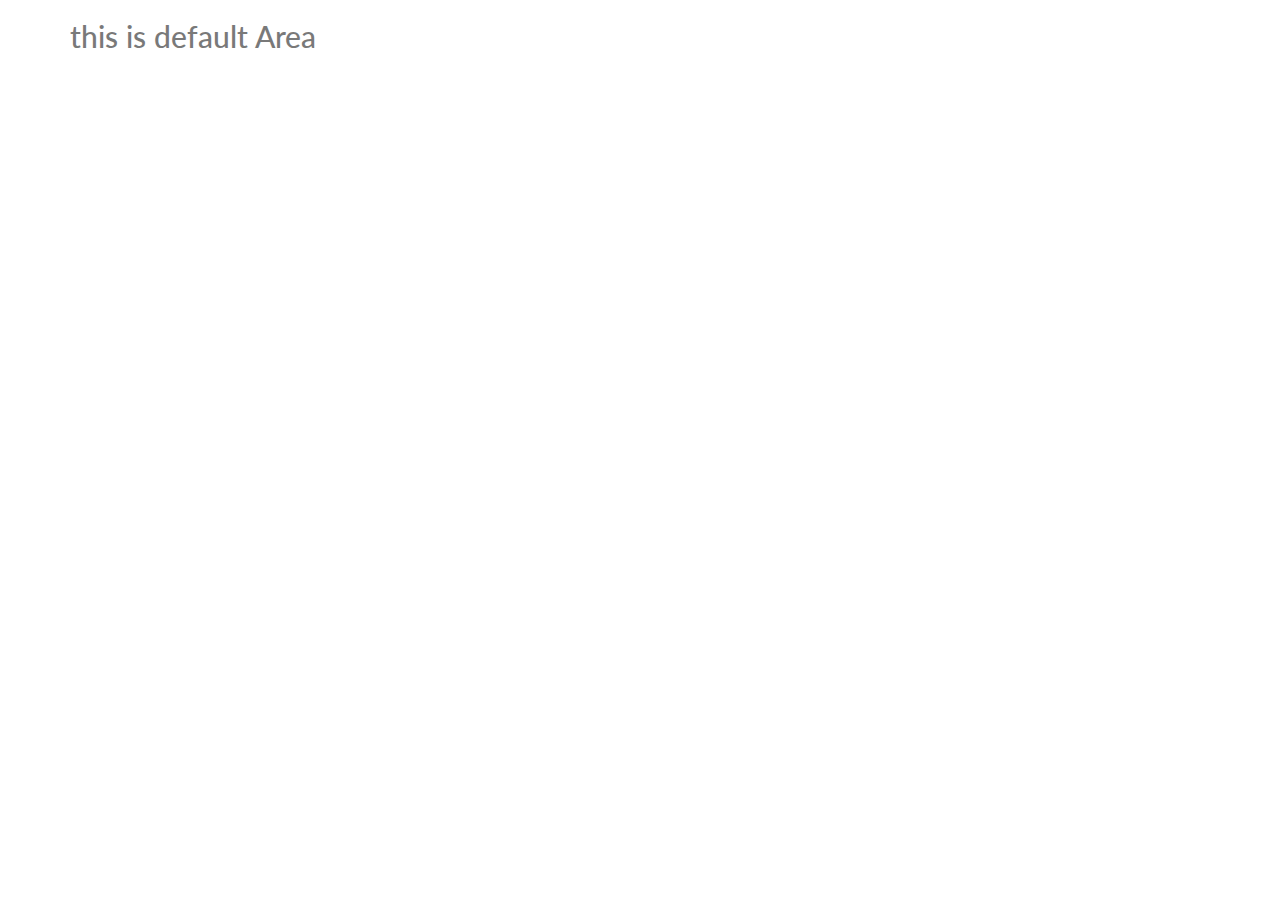
<file: default.html>
<!DOCTYPE html>
<html lang="en">
  <head>
    <meta charset="utf-8">
    <meta http-equiv="X-UA-Compatible" content="IE=edge">
    <meta name="viewport" content="width=device-width, initial-scale=1">
    <!-- The above 3 meta tags *must* come first in the head; any other head content must come *after* these tags -->
    <title>Bootstrap 101 Template</title>

    <!-- Bootstrap -->
    <link rel="stylesheet" href="https://maxcdn.bootstrapcdn.com/bootstrap/3.3.7/css/bootstrap.min.css" integrity="sha384-BVYiiSIFeK1dGmJRAkycuHAHRg32OmUcww7on3RYdg4Va+PmSTsz/K68vbdEjh4u" crossorigin="anonymous">
    <!--font awesome-->
    <link rel="stylesheet" href="https://cdnjs.cloudflare.com/ajax/libs/font-awesome/4.7.0/css/font-awesome.min.css" />
    <!--Animate.css -->
    <link rel="stylesheet" href="https://cdnjs.cloudflare.com/ajax/libs/animate.css/3.7.0/animate.min.css" />
    
    <link href="css/style.css" rel="stylesheet">

    <!-- HTML5 shim and Respond.js for IE8 support of HTML5 elements and media queries -->
    <!-- WARNING: Respond.js doesn't work if you view the page via file:// -->
    <!--[if lt IE 9]>
      <script src="https://oss.maxcdn.com/html5shiv/3.7.3/html5shiv.min.js"></script>
      <script src="https://oss.maxcdn.com/respond/1.4.2/respond.min.js"></script>
    <![endif]-->
  </head>
  <body>
   
      
    <div class="container">
        
        
        <h2>
            this is default Area
            
        </h2>
    </div>




    
        

    <!-- jQuery (necessary for Bootstrap's JavaScript plugins) -->
    <script src="https://ajax.googleapis.com/ajax/libs/jquery/1.12.4/jquery.min.js"></script>
    <!-- Include all compiled plugins (below), or include individual files as needed -->
    <script src="https://maxcdn.bootstrapcdn.com/bootstrap/3.3.7/js/bootstrap.min.js" integrity="sha384-Tc5IQib027qvyjSMfHjOMaLkfuWVxZxUPnCJA7l2mCWNIpG9mGCD8wGNIcPD7Txa" crossorigin="anonymous"></script>
    <script src="https://cdnjs.cloudflare.com/ajax/libs/wow/1.1.2/wow.min.js"></script>
     <script>
              new WOW().init();
    </script>
     
  </body>
</html>
</file>
<file: css/style.css>
@import url('https://fonts.googleapis.com/css?family=Abel|Lato:300,400,700,900|Roboto:300,400,500,700');





/* TEAM AREA */



html,
body {
    font-size: 16px;
    color: #797979;
    font-family: "Lato", sans-serif;
    vertical-align: baseline;
    line-height: 26px;
    font-weight: 400;
}



.section3 {
    padding: 100px 0 70px;
    display: block;
    position: relative;
    overflow: hidden;
    vertical-align: middle;
}

.section-heading-two {
    display: block;
    position: relative;
    text-align: right;
    margin: 0 0 60px;
}


.section-heading-two h2 {
    font-family: "Abel", sans-serif;
    font-size: 48px;
    text-transform: uppercase;
    color: #212121;
    font-weight: 500;
    margin: 0 0 15px;
    display: block;
    padding-top: 38px;
}

.section-heading-two:before {
    content: '';
    position: absolute;
    width: 40px;
    top: 8px;
    height: 6px;
    background: #cf6161;
    right: 0;
}

.section-heading-two h2 span {
    color: #cf6161;
}

.section-heading-two p {
    margin: 0;
}

.team-area .team-list {
    display: block;
    margin: 0 0 30px;
}

.team-area .team-list figure {
    display: block;
    position: relative;
    border: 10px solid #f2f2f2;
    transition: all 0.3s;
}

.team-area .team-list figure:hover {
    border: 10px solid #cf6161;
}


img {
    max-width: 100%;
    height: auto;
}

.team-area .team-list figure img {
    width: 100%;
}


.team-area .team-list figure .content {
    display: block;
    margin-top: 40px;
    text-align: center;
}

.team-area .team-list figure .content h3 {
    font-family: "Abel", sans-serif;
    font-weight: 600;
    color: #212121;
    text-transform: uppercase;
    font-size: 30px;
    display: block;
    margin: 0;
}

.team-area .team-list figure .content span {
    color: #cf6161;
    display: block;
    margin: 0 0 40px;
}

ul {
    list-style: outside none none;
    margin: 0;
    padding: 0;
}

.team-area .team-list figure .content ul {
    display: inline-block;
}


.list-inline li {
    display: inline-block;
}

.team-area .team-list figure .content ul li {
    padding: 0 2px;
}

a {
    transition: all 0.3s;
    text-decoration: none;
}

.team-area .team-list figure .content ul li a {
    display: block;
    width: 45px;
    height: 45px;
    line-height: 45px;
    font-size: 18px;
    color: #212121;
    background: #f2f2f2;
}

.team-area .team-list figure .content ul li a:hover {
    background: #cf6161;
    color: #fff;
}


/*team area end */




/*Our best services Start*/



.section2 {
    padding: 100px 0 50px;
    display: block;
    position: relative;
    overflow: hidden;
    vertical-align: middle;
}

.pd-0 {
    padding: 0px;
}

.section-heading-one {
    display: block;
    position: relative;
    margin: 0 0 60px;
}

.section-heading-one:before {
    content: '';
    position: absolute;
    width: 40px;
    top: 8px;
    height: 6px;
    background: #cf6161;
    left: 0;
}

.section-heading-one h2 {
    font-family: "Abel", sans-serif;
    font-size: 48px;
    text-transform: uppercase;
    color: #212121;
    font-weight: 500;
    margin: 0 0 15px;
    display: block;
    padding-top: 38px;
}

.section-heading-one h2 span {
    color: #cf6161;
}


.services-area p {
    margin: 0 0 26px;
}


.btn2 {
    display: inline-block;
    position: relative;
    overflow: hidden;
    vertical-align: middle;
    line-height: 50px;
    color: #fff;
    font-weight: 700;
    text-transform: uppercase;
    padding: 0 37px;
    border-radius: 50px;
    height: 50px;
}

.btn2 span {
    position: relative;
    display: block;
    z-index: 999;
}

.btn2:hover {
    box-shadow: 0 5px 10px rgba(0, 0, 0, 0.3);
    color: #fff;
}

.services-area a:hover {
    text-decoration: none;
    color: #096b89;
}

.btn2:after {
    content: '';
    position: absolute;
    left: 0;
    right: 0;
    top: 0;
    bottom: 0;
    border-radius: 50px;
    background: #cf6161;
    transition: all 0.3s;
}

.services-area .service-list {
    display: block;
    margin: 0 0 50px;
}


.services-area .service-list figure {
    display: block;
    position: relative;
    padding: 0 0 30px;
    margin: 0;
}

img {
    max-width: 100%;
    height: auto;
}


.services-area .service-list figure img {
    display: block;
    width: 100%;
    border: 10px solid #f2f2f2;
    transition: all 0.3s;
}

.services-area .service-list figure:hover img {
    border: 10px solid #cf6161;
}

a {
    transition: all 0.3s;
    text-decoration: none;
}


.services-area .service-list figure a {
    position: absolute;
    left: 30px;
    right: 30px;
    bottom: 0;
    background: #fff;
    height: 60px;
    line-height: 60px;
    box-shadow: 0 5px 10px rgba(0, 0, 0, 0.1);
    font-family: "Abel", sans-serif;
    font-weight: 300;
    color: #212121;
    font-size: 26px;
    text-align: center;
    text-transform: uppercase;
}

.services-area .service-list figure:hover a {
    background: #cf6161;
    color: #fff;
}

/* Our services Area End*/


/*About Area*/

.section {
    padding: 100px 0 100px;
    display: block;
    position: relative;
    overflow: hidden;
    vertical-align: middle;
}

.bg-img {
    background-size: cover !important;
    background-repeat: no-repeat !important;
    background-position: center center !important;
}


.about-area {
    padding-bottom: 100px;
    display: block;
    position: relative;
    background: url(images/about/bg-1.jpg);
}


.about-area .about-img {
    position: relative;
    z-index: 999;
}


.about-area .about-img .about-pic {
    margin: 0 0 15px;
    display: block;
}

img {
    max-width: 100%;
    height: auto;
}

.about-area .about-img .about-pic .tab-pane img {
    width: 100%;
    border: 10px solid #212121;
    transition: all 0.3s;
}

.about-area .about-img .about-pic .tab-pane:hover img {
    border: 10px solid #cf6161;
}


.about-area .about-img .about-thumbnail {
    margin: 0;
    padding: 20px;
    background: rgba(255, 255, 255, 0.05);
    border: none;
}

.list-inline li {
    display: inline-block;
}

.about-area .about-img .about-thumbnail li {
    width: 20%;
    float: left;
    padding: 0 5px;
    margin: 0;
    border: none;
}


.about-area .about-img .about-thumbnail li a {
    display: block;
    padding: 0;
    border: none;
    margin: 0;
    cursor: pointer;
    border: 4px solid #212121;
}


.about-area .about-img .about-thumbnail li.active a {
    border: 4px solid #cf6161;
}

.about-area .about-img .about-thumbnail li a img {
    width: 100%;
}


.about-area .about-con {
    position: relative;
    z-index: 999;
}

.section-heading-five {
    display: block;
    position: relative;
    text-align: right;
    margin: 0 0 60px;
}

.section-heading-five h2 {
    font-family: "Abel", sans-serif;
    font-size: 48px;
    text-transform: uppercase;

    font-weight: 500;
    margin: 0 0 15px;
    display: block;
    padding-top: 38px;
}

.section-heading-five h2 span {
    color: #cf6161;
}

.section-heading-five:before {
    content: '';
    position: absolute;
    width: 40px;
    top: 8px;
    height: 6px;
    background: #cf6161;
    right: 0;
}

.section-heading-five:after {
    content: '';
    position: absolute;
    width: 40px;
    top: -140px;
    height: 140px;
    background: #797979;
    right: 0;
    opacity: 0.5;
}


.about-area .about-con .con {
    display: block;
    padding-left: 50px;
}


.about-area .about-con .con h3 {
    font-size: 28px;
    font-family: "Abel", sans-serif;
    text-transform: uppercase;
    font-weight: 400;
}


.about-area .about-con .con h3 span {
    color: #cf6161;
}


.about-area p {
    margin: 0 0 26px;
}

.about-area img {
    max-width: 100%;
    height: auto;
}

.about-area .about-con .con img {
    display: inline-block;
}

.about-area a {
    transition: all 0.3s;
    text-decoration: none;
}

.about-area .about-con .con a {
    display: inline-block;
    color: #797979;
    font-family: "Abel", sans-serif;
    font-size: 22px;
}


/* about area end */


/*price plan area start*/

.section {
    padding: 100px 0 100px;
    display: block;
    position: relative;
    overflow: hidden;
    vertical-align: middle;
}


.section-heading-three {
    display: block;
    position: relative;
    margin: 0 0 60px;
}

.section-heading-three:before {
    content: '';
    position: absolute;
    width: 40px;
    top: 8px;
    height: 6px;
    background: #cf6161;
    left: 0;
}

.section-heading-three h2 {
    font-family: "Abel", sans-serif;
    font-size: 48px;
    text-transform: uppercase;
    color: #212121;
    font-weight: 500;
    margin: 0 0 15px;
    display: block;
    padding-top: 38px;
}


.section-heading-three h2 span {
    color: #cf6161;
}


.section-heading-three p {
    margin: 0;
}

.section-heading-three:after {
    content: '';
    position: absolute;
    width: 40px;
    top: -140px;
    height: 140px;
    background: #f2f2f2;
    left: 0;
}

.price-plan-area ul {
    list-style: outside none none;
    margin: 0;
    padding: 0;
}

.price-plan-area .plan-nav ul li {
    padding: 10px 0;
    position: relative;
    overflow: hidden;
    vertical-align: middle;
    padding-right: 60px;
}

.price-plan-area a {
    transition: all 0.3s;
    text-decoration: none;
}

.price-plan-area .plan-nav ul li a {
    font-family: "Abel", sans-serif;
    text-transform: uppercase;
    font-size: 26px;
    color: #212121;
    display: inline-block;
    background: #f2f2f2;
    width: 420px;
    line-height: 74px;
    padding-left: 25px;
    position: relative;
}

.price-plan-area .plan-nav ul li a:before {
    content: '';
    position: absolute;
    right: -26px;
    width: 52px;
    height: 52px;
    transform: rotate(45deg);
    background: #f2f2f2;
    top: 11px;
    z-index: 99;
    transition: all 0.3s;
}

.price-plan-area .plan-nav ul li.active a:before {
    background: #cf6161;
}

.price-plan-area .plan-nav ul li a:after {
    content: '';
    position: absolute;
    right: -42px;
    width: 52px;
    height: 52px;
    transform: rotate(45deg);
    background: #fff;
    border-right: 5px solid #f2f2f2;
    border-top: 5px solid #f2f2f2;
    top: 11px;
    z-index: 9;
    transition: all 0.3s;
}

.price-plan-area .plan-nav ul li.active a:after {
    border-right: 5px solid #cf6161;
    border-top: 5px solid #cf6161;
}

.price-plan-area .plan-nav ul li.active a {
    color: #fff;
    background: #cf6161;
}



.price-plan-area .plan-nav ul li:after {
    content: '';
    position: absolute;
    left: 0;
    height: 30px;
    width: 4px;
    background: #cf6161;
    top: 32px;
    transition: all 0.3s;
}

.price-plan-area .plan-nav ul li.active:after {
    background: #fff;
}





.price-plan-area .plan-content .tab-content .tab-pane {
    margin-top: 75px;
    width: 100%;
    border: 10px solid #f2f2f2;
    padding: 80px 50px 50px;
    position: relative;
    float: left;
}


.price-plan-area .plan-content .tab-content .tab-pane .form-head {
    position: absolute;
    display: inline-block;
    top: -35px;
    background: #fff;
    width: 210px;
    margin: 0 auto;
    left: 0;
    right: 0;
    height: 60px;
    line-height: 60px;
    box-shadow: 0 0px 20px rgba(0, 0, 0, 0.3);
    font-family: "Abel", sans-serif;
    font-weight: 300;
    color: #212121;
    font-size: 26px;
    text-align: center;
    text-transform: uppercase;
}


.price-plan-area .plan-content .tab-content .tab-pane .price-list {
    display: block;
    margin: 0 0 30px;
}



.price-plan-area .plan-content .tab-content .tab-pane .price-list .con {
    display: inline-block;
    float: left;
    padding: 25px 0;
    margin-right: 50px;
}


.price-plan-area .plan-content .tab-content .tab-pane .price-list .con h3 {
    font-family: "Abel", sans-serif;
    font-weight: 300;
    font-size: 26px;
    text-transform: uppercase;
    color: #212121;
    margin: 0;
    transition: all 0.3s;
}

.price-plan-area .plan-content .tab-content .tab-pane .price-list .con p {
    margin: 0;
}


.price-plan-area .plan-content .tab-content .tab-pane .price-list .price {
    display: table;
    float: right;
    padding-top: 10px;
}

.price-plan-area .plan-content .tab-content .tab-pane .price-list .price span {
    height: 80px;
    width: 80px;
    line-height: 80px;
    border-radius: 100%;
    font-family: "Abel", sans-serif;
    color: #fff;
    background: #212121;
    font-size: 30px;
    display: block;
    text-align: center;
    transition: all 0.3s;
}



/*price plan area end*/




/* gallery-area Start*/


.section3 {
    padding: 100px 0 70px;
    display: block;
    position: relative;
    overflow: hidden;
    vertical-align: middle;
}


.gallery-area .floatright {
    float: right;
}

.gallery-area .w-50 {
    width: 50%;
}


.section-heading-two {
    display: block;
    position: relative;
    text-align: right;
    margin: 0 0 60px;
}


.section-heading-two:before {
    content: '';
    position: absolute;
    width: 40px;
    top: 8px;
    height: 6px;
    background: #cf6161;
    right: 0;
}


.section-heading-two:after {
    content: '';
    position: absolute;
    width: 40px;
    top: -140px;
    height: 140px;
    background: #f2f2f2;
    right: 0;
}


.section-heading-two h2 {
    font-family: "Abel", sans-serif;
    font-size: 48px;
    text-transform: uppercase;
    color: #212121;
    font-weight: 500;
    margin: 0 0 15px;
    display: block;
    padding-top: 38px;
}

.section-heading-two h2 span {
    color: #cf6161;
}


.gallery-area .gallery-nav {
    display: block;
    margin: 0 0 60px;
}


#filter {
    display: inline-block;
}

.gallery-area .gallery-nav ul li {
    font-family: "Abel", sans-serif;
    font-size: 30px;
    color: #212121;
    text-transform: uppercase;
    display: block;
    padding: 5px 0 5px 20px;
    position: relative;
    cursor: pointer;
    transition: all 0.3s;
}

.gallery-area a {
    transition: all 0.3s;
    text-decoration: none;
}

#filter li a {
    color: #000000;
}

#filter li a.active {
    color: #cf6161;
    position: relative;
}

.gallery-area .gallery-nav ul li:after {
    content: '';
    position: absolute;
    left: 0;
    top: 50%;
    bottom: 50%;
    width: 2px;
    background: #cf6161;
    transition: all 0.3s;
}

#filter li a.active:after {
    content: '';
    border: 1px solid #cf6161;
    height: 25px;
    position: absolute;
    top: 6px;
    left: -15px;
}

.III_column {
    margin-top: 30px;
}




.gc_filter_cont_overlay_wrapper {
    position: relative;
    width: auto;
    visibility: visible;
}


.gc_filter_cont_overlay_wrapper {
    overflow: hidden;
    border: 10px solid #f2f2f2;
    -webkit-transition: all 0.5s;
    -o-transition: all 0.5s;
    -ms-transition: all 0.5s;
    -moz-transition: all 0.5s;
    transition: all 0.5s;
}

.portfolio-thumb:hover .gc_filter_cont_overlay_wrapper {
    border: 10px solid #cf6161;
    -webkit-transition: all 0.5s;
    -o-transition: all 0.5s;
    -ms-transition: all 0.5s;
    -moz-transition: all 0.5s;
    transition: all 0.5s;
}

.gallery-area .image {
    margin: 0;
    border: 0;
}

.III_column .zoom {
    width: 100%;
    float: left;
    -webkit-transition: all .3s ease-out;
    -moz-transition: all .3s ease-out;
    -o-transition: all .3s ease-out;
    transition: all .3s ease-out;
    -webkit-backface-visibility: hidden;
    -webkit-perspective: 1000;
}


.gc_filter_cont_overlay {
    position: absolute;
    top: 200px;
    bottom: 200px;
    left: 200px;
    right: 200px;
    border: 25px solid transparent;
    opacity: 0;
    -webkit-transition: all 0.5s;
    -o-transition: all 0.5s;
    -ms-transition: all 0.5s;
    -moz-transition: all 0.5s;
    transition: all 0.5s;
    visibility: hidden;
}

.portfolio-thumb:hover .gc_filter_cont_overlay {
    background-color: rgba(255, 255, 255, 0.85);
    opacity: 1;
    top: 0;
    left: 0;
    right: 0;
    bottom: 0;
    -webkit-transition: all 0.5s;
    -o-transition: all 0.5s;
    -ms-transition: all 0.5s;
    -moz-transition: all 0.5s;
    transition: all 0.5s;
    overflow: hidden;
    visibility: visible;
}



.gc_filter_text {
    color: white;
    font-size: 20px;
    position: absolute;
    top: 50%;
    left: 50%;
    transform: translate(-50%, -50%);
    -ms-transform: translate(-50%, -50%);
    border: 1px solid #cf6161;
}


.gc_filter_cont_overlay i {
    color: #cf6161;
    width: 40px;
    height: 40px;
    background: transparent;
    text-align: center;
    line-height: 40px;
    font-size: 15px;
}








/*product-area  strat*/



.section-heading-four {
    display: block;
    position: relative;
    margin: 0 0 60px;
    z-index: 999;
}

.section-heading-four:before {
    content: '';
    position: absolute;
    width: 40px;
    top: 8px;
    height: 6px;
    background: #cf6161;
    left: 0;
}

.section-heading-four:after {
    content: '';
    position: absolute;
    width: 40px;
    top: -140px;
    height: 140px;
    background: #212121;
    left: 0;
    opacity: 0.5;
}


.section-heading-four h2 {
    font-family: "Abel", sans-serif;
    font-size: 48px;
    text-transform: uppercase;
    color: #212121;
    font-weight: 500;
    margin: 0 0 15px;
    display: block;
    padding-top: 38px;
    color: #fff;
}

.section-heading-four h2 span {
    color: #cf6161;
}

.section-heading-four p {
    margin: 0;
    color: gainsboro;
    font-size: 1.2em;
}

/* sdasdasd*/
/*.product-area .product-heading {
    position: relative;
    z-index: 1000;
    display: block;
    padding-top: 50px;
    padding-bottom: 100px;
    padding-left: 25px;
}

.product-area .product-heading .con {
    position: relative;
    z-index: 999;
}


.product-area .product-heading .con select {
    width: 100%;
    background: rgba(255, 255, 255, 0.1);
    border: 1px solid rgba(255, 255, 255, 0.3);
    line-height: 50px;
    padding: 0 20px;
    height: 50px;
}

.product-area select option {
    color: #000000;
}
*/
/*asdasd*/


.pd-0 {
    padding: 0px;
}

.product-area .product-slider {
    z-index: 999;
}

.product-area .product-slider .pro-list figure {
    position: relative;
    display: block;
    border-bottom: 1px solid #f2f2f2;
    transition: all 0.3s;
    border-bottom: 1px solid #cf6161;
}


img {
    max-width: 100%;
    height: auto;
}

.product-area .product-slider .pro-list figure img {
    display: block;
    width: 100%;
}

.product-area .product-slider .pro-list .content {
    display: block;
    background: #fff;
    text-align: center;
    padding: 0 0 40px;
}

.product-area .product-slider .pro-list .content .price {
    width: 100px;
    height: 100px;
    background: #fff;
    color: #fff;
    border-radius: 100%;
    margin: -50px auto 0;
    z-index: 999;
    position: relative;
    line-height: 100px;
    text-align: center;
    transition: all 0.3s;
    box-shadow: 0 5px 15px rgba(0, 0, 0, 0.1);
    border: 1px solid #cf6161;
}


.product-area .product-slider .pro-list .content .price span {
    font-size: 26px;
    font-family: "Abel", sans-serif;
    color: #212121;
    transition: all 0.3s;
}

.product-area .product-slider .pro-list .content ul {
    display: block;
    margin: 20px 0 15px;
}

.list-inline li {
    display: inline-block;
}

.product-area .product-slider .pro-list .content ul li {
    padding: 0;
    color: #cf6161;
}

.product-area .product-slider .pro-list .content ul li:last-child {
    color: #797979;
}

.product-area .product-slider .pro-list .content h3 {
    font-family: "Abel", sans-serif;
    font-size: 30px;
    color: #212121;
    margin: 0 0 15px;
}


a {
    transition: all 0.3s;
    text-decoration: none;
}

.btn4 {
    display: inline-block;
    position: relative;
    overflow: hidden;
    vertical-align: middle;
    line-height: 50px;
    color: #fff;
    font-weight: 700;
    text-transform: uppercase;
    padding: 0 37px;
    border-radius: 50px;
    height: 50px;
}



.btn4 span {
    position: relative;
    display: block;
    z-index: 999;
}

.btn4:after {
    content: '';
    position: absolute;
    left: 0;
    right: 0;
    top: 0;
    bottom: 0;
    border-radius: 50px;
    background: #212121;
    transition: all 0.3s;
}

.btn4:hover {
    text-decoration: none;
    text-shadow: 0 5px 8px rgba(0, 0, 0, 0.6);
    color: #fff;
}

.btn4:hover:after {
    background: #cf6161;
}


.product-area .owl-controls {
    margin: 0;
}

.product-area .owl-controls .owl-buttons {
    position: absolute;
    top: 48%;
    left: 0;
    right: 0;
}




.product-area .owl-controls .owl-buttons div {
    position: absolute;
    color: #fff;
    background: transparent;
    font-size: 24px;
}

.product-area .owl-controls .owl-buttons div.owl-prev {
    left: -50px;
}

.product-area .owl-controls .owl-buttons div.owl-next {
    right: -50px;
}



.product-area .product-slider .pro-list:hover figure {
    border-bottom: 1px solid #cf6161;
}

.product-area .product-slider .pro-list:hover .content .price {
    background: #cf6161;
}

.product-area .product-slider .pro-list:hover .content .price span {
    color: #fff;
}








/*testimonia Area*/




.section-heading-four {
    display: block;
    position: relative;
    margin: 0 0 60px;
    z-index: 999;
}

.section-heading-four:after {
    content: '';
    position: absolute;
    width: 40px;
    top: -140px;
    height: 140px;
    background: #212121;
    left: 0;
    opacity: 0.5;
}

.section-heading-four:before {
    content: '';
    position: absolute;
    width: 40px;
    top: 8px;
    height: 6px;
    background: #cf6161;
    left: 0;
}

.section-heading-four h2 {
    font-family: "Abel", sans-serif;
    font-size: 48px;
    text-transform: uppercase;
    color: #212121;
    font-weight: 500;
    margin: 0 0 15px;
    display: block;
    padding-top: 38px;
    color: #fff;
}

.section-heading-four h2 span {
    color: #cf6161;
}

.section-heading-four p {
    margin: 0;
}


.section {
    padding: 100px 0 100px;
    display: block;
    position: relative;
    overflow: hidden;
    vertical-align: middle;
}

.bg-img {
    background-size: cover !important;
    background-repeat: no-repeat !important;
    background-position: center center !important;
}








.testimonial-area {
    background: url(../images/testimonial/bg-1.jpg);
    position: relative;
    display: block;
}

.testimonial-area:after {
    background: rgba(0, 0, 0, 0.8);
}

.testimonial-area .testimonial-slider {
    z-index: 999;
    margin-top: -130px;
}

.testimonial-area .testimonial-list {
    position: relative;
    z-index: 999;
    padding-top: 130px;
}

.testimonial-area .testimonial-list .content {
    display: block;
    padding: 100px 90px;
    background: rgba(255, 255, 255, 0.05);
}

.testimonial-area .testimonial-list .content p {
    font-size: 20px;
    font-style: italic;
    color: #fff;
    line-height: 35px;
    margin: 0 0 15px;
    display: block;
}

.testimonial-area .testimonial-list .content a {
    color: #fff;
    font-family: "Abel", sans-serif;
    font-size: 22px;
}

.testimonial-area .testimonial-list .content a span {
    color: #cf6161;
}

.testimonial-area .testimonial-list figure {
    display: block;
    margin-top: -130px;
}

.testimonial-area .testimonial-list figure img {
    width: 100%;
}




.testimonial-area .owl-controls {
    margin: 0;
}

.testimonial-area .owl-controls .owl-buttons {
    position: absolute;
    top: 65%;
    display: inline-block;
    background: #cf6161;
    left: 61%;
    border-radius: 50px;
    padding: 0 25px;
}

.testimonial-area .owl-controls .owl-buttons div {
    color: #fff;
    background: transparent;
    font-size: 18px;
    line-height: 50px;
    border-radius: 0;
    margin: 0;
}

.testimonial-area .owl-controls .owl-buttons div.owl-prev {
    border-right: 1px solid #fff;
}













/*....................................
2. Slider Header area start here
....................................*/
header {
    overflow: hidden;
    vertical-align: middle;
    position: absolute;
    top: 0;
    left: 0;
    right: 0;
    z-index: 99999;
    transition: all 0.3s;
}

header .logo a {
    display: inline-block;
    margin-left: 40px;
}

header.sticky {
    position: fixed;
    top: 0;
    left: 0;
    right: 0;
    background: #fff;
    overflow: visible;
    box-shadow: 0 5px 10px rgba(0, 0, 0, 0.08);
}

header.sticky .logo {
    position: absolute;
    top: 0;
}

header.sticky .logo a {
    box-shadow: 0 5px 10px rgba(0, 0, 0, 0.08);
    width: 70%;
}

header.sticky .main-menu-tab {
    margin-top: 0;
}

header.sticky .main-menu-tab .menu-buttons:after {
    display: none;
}

header.sticky .main-menu-tab .menu-buttons li a {
    color: #212121;
}

header.sticky .main-menu-tab .menu-buttons li .menu-btn:after {
    background: url(images/icons/3.png) no-repeat center;
}

header.sticky .main-menu-tab .menu-buttons li .menu {
    display: block;
}

header.sticky .main-menu-tab .menu-buttons li .menu li a {
    color: #212121;
}

header.sticky .main-menu-tab .menu-buttons li .menu li a:hover {
    color: #fff;
}

header.sticky .main-menu-tab .menu-buttons li .btn2 {
    color: #fff;
}

header .mobile-menu-area {
    display: none;
}

header .mobile-menu-area .mean-container .mean-nav {
    top: 100%;
    z-index: 99999;
    box-shadow: 0 5px 10px rgba(0, 0, 0, 0.2);
}

header .mobile-menu-area .mean-container .mean-nav ul {
    height: 350px;
    overflow-y: scroll;
    z-index: 999999;
}

header .mobile-menu-area .mean-container .mean-nav ul li ul {
    overflow: visible;
    height: auto;
}

header .main-menu-tab {
    margin-top: 70px;
    display: block;
}

header .main-menu-tab .menu-buttons {
    position: relative;
    display: inline-block;
    line-height: 80px;
    padding: 0 30px 0 45px;
}

header .main-menu-tab .menu-buttons:after {
    content: '';
    position: absolute;
    left: 0;
    right: -100%;
    top: 0;
    bottom: 0;
    background: rgba(255, 255, 255, 0.1);
}

header .main-menu-tab .menu-buttons li {
    position: relative;
    z-index: 999;
}

header .main-menu-tab .menu-buttons li .menu-btn {
    position: relative;
    font-weight: 700;
    text-transform: uppercase;
    font-size: 12px;
    color: #fff;
    letter-spacing: 3px;
    display: inline-block;
    padding-left: 30px;
    line-height: 40px;
    float: none;
}

header .main-menu-tab .menu-buttons li .my_navi li:first-child a {
    float: none;
}

header .main-menu-tab .menu-buttons li .menu-btn:after {
    content: '';
    position: absolute;
    left: 0;
    top: 0;
    bottom: 0;
    width: 20px;
    background: url(images/icons/2.png) no-repeat center;
}

header .main-menu-tab .menu-buttons li .menu {
    display: none;
}

header .main-menu-tab .menu-buttons li .menu.active-menu {
    display: block;
}

header .main-menu-tab .menu-buttons li .menu li {
    padding: 0;
}

header .main-menu-tab .menu-buttons li .menu li a {
    line-height: 80px;
    color: #fff;
    font-weight: 700;
    font-size: 12px;
    text-transform: uppercase;
    display: block;
    padding: 0 10px;
}

header .main-menu-tab .menu-buttons li .my_navi li:hover {
    background: #cf6161;
    -webkit-transition: all 0.5s;
    -o-transition: all 0.5s;
    -ms-transition: all 0.5s;
    -moz-transition: all 0.5s;
    transition: all 0.5s;
}

header .main-menu-tab .menu-buttons li .my_navi li {
    -webkit-transition: all 0.5s;
    -o-transition: all 0.5s;
    -ms-transition: all 0.5s;
    -moz-transition: all 0.5s;
    transition: all 0.5s;
}

header .main-menu-tab .menu-buttons li .my_navi li a {
    -webkit-transition: all 0.5s;
    -o-transition: all 0.5s;
    -ms-transition: all 0.5s;
    -moz-transition: all 0.5s;
    transition: all 0.5s;
    text-transform: capitalize;
}

header .main-menu-tab .menu-buttons li .my_navi li:hover a {
    color: #ffffff;
    -webkit-transition: all 0.5s;
    -o-transition: all 0.5s;
    -ms-transition: all 0.5s;
    -moz-transition: all 0.5s;
    transition: all 0.5s;
}

header .main-menu-tab .menu-buttons li .my_navi li .bnt2 {
    color: #fff;
}

header .main-menu-tab .menu-buttons li .btn2 {
    line-height: 40px;
    padding: 0 20px;
    height: 40px;
    font-size: 12px;
}

header .main-menu-tab .menu-buttons li .btn2:hover {
    box-shadow: none;
    text-shadow: 0 4px 8px rgba(0, 0, 0, 0.2);
}

.menu-buttons li a {
    color: #ffffff;
    -webkit-transition: all 0.3s;
    -moz-transition: all 0.3s;
    -ms-transition: all 0.3s;
    -o-transition: all 0.3s;
    transition: all 0.3s;
    text-decoration: none;
}

/* responsive menu  */

.rp_mobail_menu_main_wrapper {
    float: none;
    width: 100%;
    background: #262626;
}

#sidebar {
    position: fixed;
    display: block;
    height: 100%;
    top: 0px;
    left: -500px;
    background-color: #ffffff;
    overflow: scroll;
    overflow-x: hidden;
    z-index: 1000;
}

#sidebar a {
    transition: all 0.3s;
    text-decoration: none;
}

#sidebar h1 a {
    font-size: 20px;
    color: #000000 !important;
    padding-left: 20px;
    font-weight: 400;
}

#sidebar h1 {
    margin: 0;
    color: #000000;
    padding-bottom: 15px;
    background: #f9f9f9;
    position: relative;
}


#toggle {
    float: right;
    position: relative;
    bottom: -35px;
    right: 15px;
    border-radius: 20px;
    text-align: center;
    cursor: pointer;
}

#toggle_close {
    position: absolute;
    z-index: 100;
    right: 20px;
    top: 15px;
    font-size: 25px;
    color: #000000;
    cursor: pointer;
}

.gc_logo {
    width: 100px;
    height: 100px;
    margin-left: 15px;
}

.gc_logo img {
    width: 100px;
    height: 100px;
}


@import url(https://fonts.googleapis.com/css?family=Raleway:400,200);
#cssmenu,
#cssmenu ul,
#cssmenu ul li,
#cssmenu ul li a {
  margin: 0;
  padding: 0;
  border: 0;
  list-style: none;
  line-height: 1;
  display: block;
  position: relative;
  -webkit-box-sizing: border-box;
  -moz-box-sizing: border-box;
  box-sizing: border-box;
}
#cssmenu {
  width: 300px;
  font-family: Raleway, sans-serif;
  color: #ffffff;
}
#cssmenu ul ul {
  display: none;
}

.align-right {
  float: right;
}
#cssmenu ul li a {
  padding: 16px 22px;
  cursor: pointer;
  z-index: 2;
  font-size: 16px;
  text-decoration: none;
  color: #000000;
  font-weight:600;
  border-bottom:1px solid #d3d3d3;
  background: #ffffff;
   -webkit-transition: all 0.5s;
    -o-transition: all 0.5s;
    -ms-transition: all 0.5s;
    -moz-transition: all 0.5s;
    transition: all 0.5s;
}
#cssmenu ul li:first-child a{
	border-top:1px solid #d3d3d3;
}
#cssmenu ul li:hover a, #cssmenu ul li.active a{
	background:#cf6161 !important;
	border-bottom:1px solid #d3d3d3;
	color:#ffffff;
	 -webkit-transition: all 0.5s;
    -o-transition: all 0.5s;
    -ms-transition: all 0.5s;
    -moz-transition: all 0.5s;
    transition: all 0.5s;
}

ul ul > li.has-sub > a:before {
    top: 20px;
    background:#ffffff;
  }
  .menu_fixed{
      position:fixed !important;
      left:0 !important;
      right:0 !important;
      top:0 !important;
      z-index: 1000;
  }
/* Large Devices, Wide Screens */
@media only screen and (max-width : 1200px) {
	header .main-menu-tab .menu-buttons{padding: 0 14px;}
	header .main-menu-tab .menu-buttons li .menu li a{padding: 0 7px;}
}
/* Medium Devices, Desktops */
@media only screen and (max-width : 992px) {
	header .main-menu-tab .menu-buttons li:last-child{display: none;}
    header .main-menu-tab{margin-top: 30px;}
}

/* Small Devices, Tablets */
@media only screen and (max-width : 767px) {
	header{overflow: visible;}
	header .container-fluid{display: none;}
	.mobile-menu-area{display: block !important;}
	.slider-area .carousel-inner .item .carousel-captions .slider-content{padding: 200px 0;}
    header .mobile-menu-area .mean-container .mean-nav{margin-top:26px;}
    .mean-bar .meanmenu-reveal{position:relative; top:10px !important;}
}

/* Extra Small Devices, Phones */ 
@media only screen and (max-width : 480px) {
	.slider-area .carousel-inner .item .carousel-captions .slider-content{padding: 120px 0 180px;}
	.slider-area .carousel-inner .item .carousel-captions .slider-content .content h2{font-size: 42px;}
    .slider-area .slider-social{right: 30px;}
    .btn2{line-height: 45px;height: 45px;padding: 0 30px;}
    
}



/* Custom, iPhone Retina */ 

@media only screen and (max-width : 1199px) {
	.btn2{
		display:none;
	}
}


/*....................................
3. Slider area start here
....................................*/
.slider-area {
    position: relative;
    display: block;
    width: 100%;
    overflow: hidden;
    vertical-align: middle;
}

.slider-area .carousel-inner .item .caption-1 {
    top: 500px;
    left: 0;
    top: 0;
    right: 0;
    bottom: 0;
    background-position: center;
    background-size: cover;
    background-repeat: no-repeat;
    background: url(../images/slider/1.jpg);
    position: relative;
}

.slider-area .carousel-inner .item .caption-2 {
    top: 500px;
    left: 0;
    top: 0;
    right: 0;
    bottom: 0;
    background-position: center;
    background-size: cover;
    background-repeat: no-repeat;
    background: url(../images/slider/2.jpg);
    position: relative;
}

.slider-area .carousel-inner .item .caption-3 {
    top: 500px;
    left: 0;
    top: 0;
    right: 0;
    bottom: 0;
    background-position: center;
    background-size: cover;
    background-repeat: no-repeat;
    background: url(../images/slider/3.jpg);
    position: relative;
}

.slider-area .carousel-inner .item .carousel-captions:after {
    content: '';
    position: absolute;
    left: 0;
    right: 0;
    top: 0;
    bottom: 0;
    background: rgba(0, 0, 0, 0.6);
}

.slider-area .carousel-inner .item .carousel-captions .slider-content {
    position: relative;
    z-index: 999;
    display: block;
    text-align: center;
    padding: 300px 0 270px;
}

.slider-area .carousel-inner .item .carousel-captions .slider-content .content {
    display: inline-block;
    position: relative;
    padding: 190px 0 60px;
}

.slider-area .carousel-inner .item .carousel-captions .slider-content .content:after {
    content: '';
    position: absolute;
    left: 0;
    right: 0;
    top: 0;
    bottom: 0;
    background: url(../images/slider/title.png) no-repeat center;
    background-size: contain;
}

.slider-area .carousel-inner .item .carousel-captions .slider-content .content h2 {
    font-size: 60px;
    color: #fff;
    font-weight: 400;
    text-transform: uppercase;
    display: block;
    margin: 0 0 40px;
    font-family: "Abel", sans-serif;
    position: relative;
    z-index: 999;
}

.slider-area .carousel-inner .item .carousel-captions .slider-content .content a {
    position: relative;
    z-index: 999;
}

.slider-area .carousel-indicators {
    left: 0;
    right: 0;
    margin: 0 auto;
    bottom: 80px;
    position: absolute;
    z-index: 10000;
    display: inline-block;
}

.slider-area .carousel-indicators li {
    width: 15px;
    height: 15px;
    background: #fff;
    border: none;
    margin: 0 2px;
    opacity: 0.5;
    transition: all 0.3s;
}

.slider-area .carousel-indicators li.active {
    margin: 0 2px;
    width: 42px;
    border-radius: 50px;
    background: #cf6161;
    opacity: 1;
}

.slider-area .slider-social {
    position: absolute;
    right: 80px;
    bottom: 80px;
    z-index: 999;
}

.slider-area .slider-social li a {
    color: rgba(255, 255, 255, 0.3);
    display: block;
    padding: 5px 0 5px 20px;
    position: relative;
    font-size: 16px;
}

.slider-area .slider-social li a:after {
    content: '';
    position: absolute;
    left: 0;
    top: 50%;
    bottom: 50%;
    width: 2px;
    background: #cf6161;
    z-index: 999;
    transition: all 0.3s;
}

.slider-area .slider-social li a:hover {
    color: #cf6161;
}

.slider-area .slider-social li a:hover:after {
    top: 0;
    bottom: 0;
}


.btn1 {
    display: inline-block;
    position: relative;
    overflow: hidden;
    vertical-align: middle;
    line-height: 50px;
    color: #fff;
    font-weight: 700;
    text-transform: uppercase;
    padding: 0 37px;
    border-radius: 50px;
    height: 50px;
}

.btn1:after {
    content: '';
    position: absolute;
    left: 0;
    right: 0;
    top: 0;
    bottom: 0;
    border-radius: 50px;
    background: #cf6161c9;
    transition: all 0.3s;
}

.btn1 span {
    position: relative;
    display: block;
    z-index: 999;
}

.btn1:hover {
    text-shadow: 0 5px 8px rgba(0, 0, 0, 0.6);
    color: #fff;
}

.btn1:hover:after {
    background: #cf6161;
}





/* Large Devices, Wide Screens */
@media only screen and (max-width : 1200px) {
	header .main-menu-tab .menu-buttons{padding: 0 14px;}
	header .main-menu-tab .menu-buttons li .menu li a{padding: 0 7px;}
}
/* Medium Devices, Desktops */
@media only screen and (max-width : 992px) {
	header .main-menu-tab .menu-buttons li:last-child{display: none;}
    header .main-menu-tab{margin-top: 30px;}
}

/* Small Devices, Tablets */
@media only screen and (max-width : 767px) {
	header{overflow: visible;}
	header .container-fluid{display: none;}
	.mobile-menu-area{display: block !important;}
	.slider-area .carousel-inner .item .carousel-captions .slider-content{padding: 200px 0;}
    header .mobile-menu-area .mean-container .mean-nav{margin-top:26px;}
    .mean-bar .meanmenu-reveal{position:relative; top:10px !important;}
}

/* Extra Small Devices, Phones */ 
@media only screen and (max-width : 480px) {
	.slider-area .carousel-inner .item .carousel-captions .slider-content{padding: 120px 0 180px;}
	.slider-area .carousel-inner .item .carousel-captions .slider-content .content h2{font-size: 42px;}
    .slider-area .slider-social{right: 30px;}
    .btn2{line-height: 45px;height: 45px;padding: 0 30px;}
    
}



/* Custom, iPhone Retina */ 

@media only screen and (max-width : 1199px) {
	.btn2{
		display:none;
	}
}
</file>
<file: css/responsive.css>
/* Extra Large Devices, Wide Screens */
@media only screen and (max-width : 1600px) {
	.product-area .product-heading .con a{position: relative;right: 0;top: 20px;}
	.blog-area .product-heading .con a{position: relative;right: 0;top: 20px;}
}
/* Large Devices, Wide Screens */
@media only screen and (max-width : 1200px) {
	header .main-menu-tab .menu-buttons{padding: 0 14px;}
	header .main-menu-tab .menu-buttons li .menu li a{padding: 0 7px;}
	.gallery-area .section-heading{width: 100%;float: none !important;display: block;}
	.section-heading-two{text-align: left;}
	.section-heading-two::before{right: inherit;left: 0;}
	.section-heading-two::after{right: inherit;left: 0;}
}	

/* Medium Devices, Desktops */
@media only screen and (max-width : 992px) {
	header .main-menu-tab .menu-buttons li:last-child{display: none;}
	header .main-menu-tab{margin-top: 30px;}
	.about-area .about-con{margin-top: 30px;}
	.section-heading-five::after{display: none;}
	.count-area{padding: 100px 0 70px;}
	.count-area .count-list{width: 33.3333%;margin: 0 0 40px;}
	.banner-area .subscribe-con h2{margin: 0 0 26px;}
	.testimonial-area .testimonial-list figure{margin: 0;}
	.testimonial-area .owl-controls .owl-buttons{top: 30%;left: 70%;}
	.appointment-area .app-form{margin: 0 0 40px;}
	.section-heading-two::after{display: none;}
	.appointment-area .con-info .info-list .info-ico{float: none;display: inline-block;padding-right: 15px;width: 30%;}
	.appointment-area .con-info .info-list .info-ico span{    width: 60px;
    height: 60px;
    line-height: 60px;}
	.appointment-area .con-info .info-list .info-con{padding: 10px 0;float: right;text-align: left;display: table;width: 70%;}
	.video-banner{padding: 150px 0; 
	padding-bottom:170px;}
	footer .footer-top .foo-logo{margin: 0 0 80px;}
	footer .footer-top .widget h3{margin: 0 0 40px;}
	footer .footer-top .widget{margin: 0 0 50px;}
	footer .footer-top{padding: 100px 0 50px;}
	footer .footer-bottom .copyright{float: none;width: 100%;}
	footer .footer-bottom .foo-social{float: none;width: 100%;}
	.bottom_margin{
		margin-bottom:60px;
	}
	.video-banner .videos-content:after{
		top:-150px;
		height:95px;
	}
	.video-banner .videos-content:before{
		top:-50px;
	}
	.tat_menu_btn{
		display:none;
	}
}

/* Small Devices, Tablets */
@media only screen and (max-width : 767px) {
	header{overflow: visible;}
	header .container-fluid{display: none;}
	.mobile-menu-area{display: block !important;}
	.slider-area .carousel-inner .item .carousel-captions .slider-content{padding: 200px 0;}
	header .mobile-menu-area .mean-container .mean-nav{margin-top:26px;}
	.mean-bar .meanmenu-reveal{position:relative; top:10px !important;}
	.gallery-area .gallery-nav{margin:0 0 36px;}
	.appointment-area .con-info .info-list .info-con span{
		font-size:18px;
	}
	.appointment-area .con-info .info-list .info-con{
		padding-top:0;
	}
	.video-banner .videos-content .left-con h2{
		font-size:40px;
	}
	.video-banner .videos-content .right-con h2{
		font-size:34px;
	}
	.appointment-area .con-info .info-list .info-con span{
		line-height:25px;
	}
}



/* Extra Small Devices, Phones */ 
@media only screen and (max-width : 480px) {
	.slider-area .carousel-inner .item .carousel-captions .slider-content{padding: 120px 0 180px;}
	.slider-area .carousel-inner .item .carousel-captions .slider-content .content h2{font-size: 42px;}
	.slider-area .slider-social{right: 30px;}
	.about-area{padding: 75px 0 !important;}
	.section-heading-five h2{font-size: 30px;}
	.about-area .about-con .con h3{font-size: 26px;}
	.section-heading-five{margin: 0 0 40px;}
	.section-heading-three h2{font-size: 30px;}
	.section-heading-three{margin: 0 0 40px;}
	.section-heading-two h2{font-size: 30px;}
	.section-heading-two{margin: 0 0 40px;}
	.section-heading-four h2{font-size: 30px;}
	.section-heading-four{margin: 0 0 40px;}
	.section-heading-one h2{font-size: 30px;}
	.section-heading-one{margin: 0 0 40px;}
	.section2{padding: 75px 0 25px !important;}
	.section{padding: 75px 0 !important;}
	.section3{padding: 75px 0 45px;}
	.btn2{line-height: 45px;height: 45px;padding: 0 30px;}
	.price-plan-area .plan-nav ul li::after{height: 24px;top: 33px;}
	.price-plan-area .plan-nav ul li a{line-height: 70px;font-size: 24px;}
	.price-plan-area .plan-content .tab-content .tab-pane{padding: 80px 30px 40px;}
	.price-plan-area .plan-content .tab-content .tab-pane .price-list .con{margin-right: 0;}
	.price-plan-area .plan-nav ul li a::before{display: none;}
	.price-plan-area .plan-nav ul li a::after{display: none;}
	.price-plan-area .plan-nav ul li a{width: 100%;}
	.price-plan-area .plan-nav ul li{padding-right: 0;}
	.count-area .count-list{width: 50%;}
	.count-area .count-list .count-num span{font-size: 40px;}
	.banner-area .subscribe-con h2{font-size: 30px;}
	.banner-area form input{width: 100%;display: block;margin: 0 0 15px;}
	.banner-area form button{float: none;}
	.banner-area{padding:90px 0;}
	.testimonial-area .testimonial-list .content{padding: 40px 20px;}
	.testimonial-area .owl-controls .owl-buttons{display: none;}
	.appointment-area .app-form form fieldset .w-50{width: 100%;float: none !important;padding: 0;margin: 0 0 20px;}
	.appointment-area .app-form form fieldset .w-50:last-child{margin: 0;}
	
	.blog-area .blog-list .content h3{font-size: 24px;}
	footer .footer-top .widget h3{font-size: 24px;}
	.video-banner .videos-content .left-con h2 {
		font-size: 28px;
		line-height:50px;
	}
	.video-banner .videos-content .right-con h2{
		font-size:25px;
		line-height:106px;
	}
	.video-banner .videos-content .video-link{
		padding-top:5px;
	}
}

/* Custom, iPhone Retina */ 
@media only screen and (max-width : 1320px) {
	.appointment-area .con-info .info-list .info-con{
		padding: 10px 15px;
	}
}
@media only screen and (max-width : 1199px) {
	.btn2{
		display:none;
	}
}

@media only screen and (max-width : 380px) {
	.appointment-area .con-info .info-list .info-con{
		padding-left:0;
	}
}
</file>
